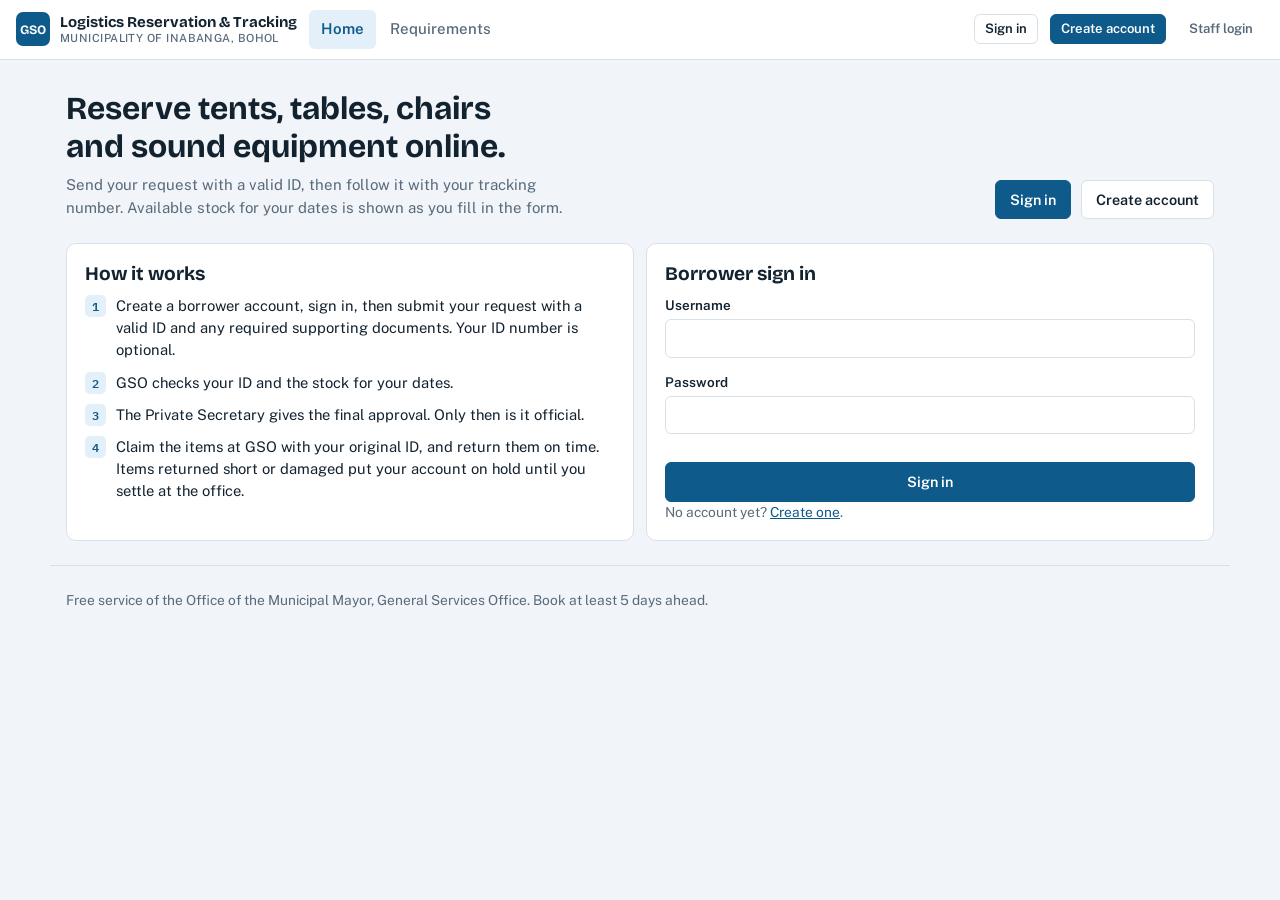
<file: index.html>
<!doctype html>
<html lang="en">

<head>
    <meta charset="utf-8">
    <meta name="viewport" content="width=device-width,initial-scale=1">
    <title>GSO Logistics Reservation & Tracking System</title>
    <link rel="stylesheet"
        href="https://fonts.googleapis.com/css2?family=Bricolage+Grotesque:wght@600;700&family=IBM+Plex+Mono:wght@500&family=Public+Sans:wght@400;500;600&display=swap">
    <link rel="stylesheet" href="styles.css?v=7">

</head>

<body>
    <div id="app"></div>
    <div id="modal"></div>
    <div id="lb"></div>
    <div id="toast"></div>

    <script src="app.js?v=7"></script>

</body>

</html>
</file>
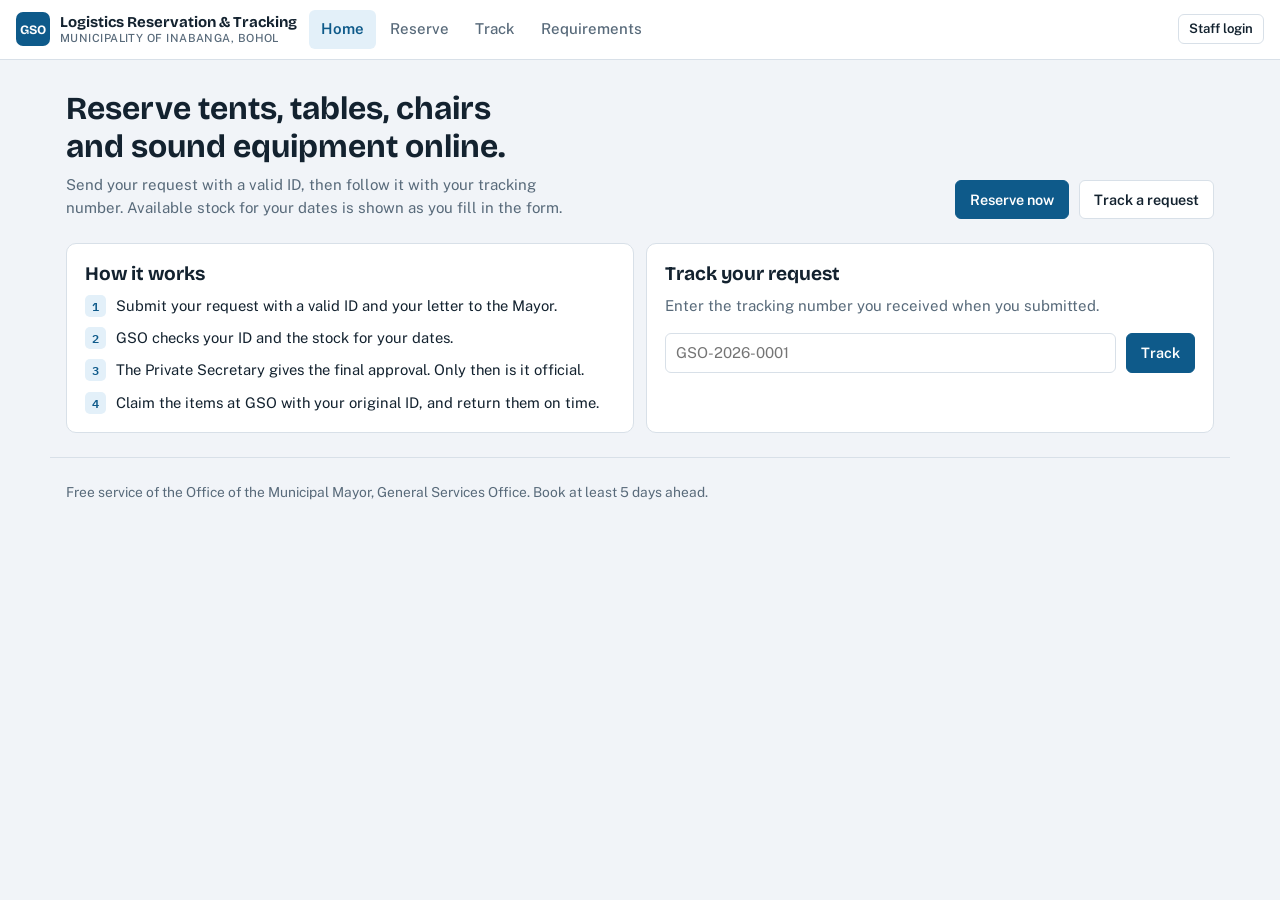
<file: gso-reservation-system (2).html>
<!doctype html>
<html lang="en">

<head>
  <meta charset="utf-8">
  <meta name="viewport" content="width=device-width,initial-scale=1">
  <title>GSO Logistics Reservation & Tracking System</title>
  <link rel="stylesheet"
    href="https://fonts.googleapis.com/css2?family=Bricolage+Grotesque:wght@600;700&family=IBM+Plex+Mono:wght@500&family=Public+Sans:wght@400;500;600&display=swap">
  <style>
    /* Layout: top bar + role sidebar + working area; sheet modal for request details. Civic blue on cool neutrals, semantic colors kept separate. */
    :root {
      --bg: #f1f4f8;
      --surface: #ffffff;
      --surface2: #f6f8fb;
      --ink: #13222f;
      --muted: #586a7a;
      --line: #d8e0e8;
      --accent: #0e5a8a;
      --accent-ink: #ffffff;
      --accent-soft: #e3f0f9;
      --ok: #1b7a4b;
      --warn: #a35c00;
      --bad: #b3261e;
      --info: #2f5fb3;
      --f-display: "Bricolage Grotesque", "Segoe UI", system-ui, sans-serif;
      --f-body: "Public Sans", "Segoe UI", system-ui, sans-serif;
      --f-mono: "IBM Plex Mono", ui-monospace, Consolas, monospace;
    }

    @media (prefers-color-scheme:dark) {
      :root:not([data-theme="light"]) {
        --bg: #0e161d;
        --surface: #16212a;
        --surface2: #1b2833;
        --ink: #e5edf3;
        --muted: #92a4b3;
        --line: #2a3a47;
        --accent: #5db3e6;
        --accent-ink: #06202f;
        --accent-soft: #183446;
        --ok: #55c08a;
        --warn: #e3a14a;
        --bad: #f08178;
        --info: #8fb0f0;
        color-scheme: dark
      }
    }

    :root[data-theme="dark"] {
      --bg: #0e161d;
      --surface: #16212a;
      --surface2: #1b2833;
      --ink: #e5edf3;
      --muted: #92a4b3;
      --line: #2a3a47;
      --accent: #5db3e6;
      --accent-ink: #06202f;
      --accent-soft: #183446;
      --ok: #55c08a;
      --warn: #e3a14a;
      --bad: #f08178;
      --info: #8fb0f0;
      color-scheme: dark
    }

    * {
      box-sizing: border-box
    }

    body {
      background: var(--bg);
      color: var(--ink);
      font: 15px/1.5 var(--f-body);
      margin: 0
    }

    h1,
    h2,
    h3 {
      font-family: var(--f-display);
      margin: 0;
      line-height: 1.2;
      text-wrap: balance
    }

    h1 {
      font-size: 1.65rem
    }

    h2 {
      font-size: 1.2rem
    }

    h3 {
      font-size: 1rem
    }

    button,
    input,
    select,
    textarea {
      font: inherit;
      color: inherit
    }

    a {
      color: var(--accent)
    }

    .mono {
      font-family: var(--f-mono);
      font-size: .86em
    }

    .muted {
      color: var(--muted)
    }

    .small {
      font-size: .86rem
    }

    .wrap {
      padding-left: max(16px, env(safe-area-inset-left, 0px));
      padding-right: max(16px, env(safe-area-inset-right, 0px))
    }

    :focus-visible {
      outline: 3px solid var(--accent);
      outline-offset: 2px
    }

    /* buttons & fields */
    .btn {
      border: 1px solid var(--line);
      background: var(--surface);
      padding: 8px 14px;
      border-radius: 6px;
      cursor: pointer;
      font-weight: 600;
      font-size: .9rem
    }

    .btn:hover {
      border-color: var(--accent)
    }

    .btn.pri {
      background: var(--accent);
      color: var(--accent-ink);
      border-color: var(--accent)
    }

    .btn.bad {
      color: var(--bad);
      border-color: color-mix(in srgb, var(--bad) 45%, var(--line))
    }

    .btn.sm {
      padding: 4px 10px;
      font-size: .82rem
    }

    .btn[disabled] {
      opacity: .5;
      cursor: not-allowed
    }

    label.f {
      display: flex;
      flex-direction: column;
      gap: 4px;
      font-size: .84rem;
      font-weight: 600;
      min-width: 0
    }

    label.f>span.hint {
      font-weight: 400;
      color: var(--muted)
    }

    input[type=text],
    input[type=password],
    input[type=email],
    input[type=tel],
    input[type=date],
    input[type=number],
    select,
    textarea {
      width: 100%;
      padding: 8px 10px;
      border: 1px solid var(--line);
      border-radius: 6px;
      background: var(--surface);
      font-weight: 400
    }

    textarea {
      min-height: 70px;
      resize: vertical
    }

    .grid2 {
      display: grid;
      grid-template-columns: repeat(2, minmax(0, 1fr));
      gap: 12px
    }

    .grid3 {
      display: grid;
      grid-template-columns: repeat(3, minmax(0, 1fr));
      gap: 12px
    }

    @media(max-width:640px) {

      .grid2,
      .grid3 {
        grid-template-columns: minmax(0, 1fr)
      }
    }

    .row {
      display: flex;
      gap: 10px;
      flex-wrap: wrap;
      align-items: center
    }

    .sp {
      flex: 1
    }

    /* shell */
    .top {
      position: sticky;
      top: env(safe-area-inset-top, 0px);
      z-index: 5;
      background: var(--surface);
      border-bottom: 1px solid var(--line)
    }

    body::before {
      content: "";
      position: fixed;
      inset: 0 0 auto;
      height: env(safe-area-inset-top, 0px);
      z-index: 10;
      background: var(--surface)
    }

    .top .in {
      display: flex;
      align-items: center;
      gap: 12px;
      padding-block: 10px;
      max-width: 1280px;
      margin: auto
    }

    .brand {
      display: flex;
      align-items: center;
      gap: 10px;
      font-family: var(--f-display);
      font-weight: 700;
      line-height: 1.1
    }

    .brand small {
      display: block;
      font: 500 .7rem var(--f-body);
      color: var(--muted);
      letter-spacing: .04em;
      text-transform: uppercase
    }

    .mark {
      width: 34px;
      height: 34px;
      border-radius: 7px;
      background: var(--accent);
      color: var(--accent-ink);
      display: grid;
      place-items: center;
      font: 700 .8rem var(--f-display);
      flex: none
    }

    .who {
      text-align: right;
      line-height: 1.2
    }

    .who b {
      display: block;
      font-size: .88rem
    }

    .layout {
      display: grid;
      grid-template-columns: 210px minmax(0, 1fr);
      gap: 24px;
      max-width: 1280px;
      margin: auto;
      padding-block: 20px
    }

    .side {
      display: flex;
      flex-direction: column;
      gap: 2px;
      position: sticky;
      top: 76px;
      align-self: start
    }

    .side button {
      text-align: left;
      background: none;
      border: 0;
      padding: 9px 12px;
      border-radius: 6px;
      cursor: pointer;
      font-weight: 500;
      color: var(--muted);
      display: flex;
      justify-content: space-between;
      gap: 8px
    }

    .side button:hover {
      background: var(--surface2);
      color: var(--ink)
    }

    .side button.on {
      background: var(--accent-soft);
      color: var(--accent);
      font-weight: 600
    }

    .cnt {
      background: var(--bad);
      color: #fff;
      border-radius: 99px;
      font-size: .72rem;
      padding: 0 7px;
      line-height: 1.5;
      font-weight: 600
    }

    @media(max-width:820px) {
      .layout {
        grid-template-columns: minmax(0, 1fr);
        gap: 12px
      }

      .side {
        flex-direction: row;
        overflow-x: auto;
        position: static;
        padding-bottom: 4px
      }

      .side button {
        white-space: nowrap
      }

      .who span.role-line {
        display: none
      }
    }

    main {
      min-width: 0;
      display: flex;
      flex-direction: column;
      gap: 18px
    }

    .pagehead {
      display: flex;
      gap: 12px;
      align-items: flex-end;
      flex-wrap: wrap
    }

    .pagehead p {
      margin: 4px 0 0;
      color: var(--muted)
    }

    /* surfaces */
    .card {
      background: var(--surface);
      border: 1px solid var(--line);
      border-radius: 10px;
      padding: 18px;
      min-width: 0
    }

    .card>h2,
    .card>h3 {
      margin-bottom: 10px
    }

    .stats {
      display: grid;
      grid-template-columns: repeat(auto-fit, minmax(150px, 1fr));
      gap: 12px
    }

    .stat {
      background: var(--surface);
      border: 1px solid var(--line);
      border-radius: 10px;
      padding: 14px 16px;
      cursor: default
    }

    .stat b {
      display: block;
      font: 700 1.9rem var(--f-display);
      font-variant-numeric: tabular-nums
    }

    .stat span {
      color: var(--muted);
      font-size: .84rem
    }

    .stat.alert b {
      color: var(--bad)
    }

    .tablewrap {
      overflow-x: auto
    }

    table {
      border-collapse: collapse;
      width: 100%;
      font-size: .9rem
    }

    th {
      text-align: left;
      font-size: .74rem;
      letter-spacing: .05em;
      text-transform: uppercase;
      color: var(--muted);
      padding: 8px 10px;
      border-bottom: 1px solid var(--line);
      white-space: nowrap
    }

    td {
      padding: 10px;
      border-bottom: 1px solid var(--line);
      vertical-align: top
    }

    tr.click {
      cursor: pointer
    }

    tr.click:hover td {
      background: var(--surface2)
    }

    td.num,
    th.num {
      text-align: right;
      font-variant-numeric: tabular-nums
    }

    .pill {
      display: inline-block;
      padding: 2px 9px;
      border-radius: 99px;
      font-size: .76rem;
      font-weight: 600;
      white-space: nowrap;
      border: 1px solid transparent
    }

    .pill.warn {
      color: var(--warn);
      background: color-mix(in srgb, var(--warn) 13%, transparent)
    }

    .pill.bad {
      color: var(--bad);
      background: color-mix(in srgb, var(--bad) 12%, transparent)
    }

    .pill.ok {
      color: var(--ok);
      background: color-mix(in srgb, var(--ok) 13%, transparent)
    }

    .pill.info {
      color: var(--info);
      background: color-mix(in srgb, var(--info) 13%, transparent)
    }

    .pill.accent {
      color: var(--accent);
      background: var(--accent-soft)
    }

    .pill.mute {
      color: var(--muted);
      background: var(--surface2);
      border-color: var(--line)
    }

    .flag {
      color: var(--bad);
      font-weight: 600;
      font-size: .78rem
    }

    .empty {
      padding: 26px;
      text-align: center;
      color: var(--muted)
    }

    .filters {
      display: flex;
      gap: 8px;
      flex-wrap: wrap
    }

    .filters input,
    .filters select {
      width: auto;
      min-width: 0;
      flex: 1 1 160px;
      max-width: 300px
    }

    .notice {
      border: 1px solid var(--line);
      border-left: 4px solid var(--info);
      background: var(--surface2);
      padding: 10px 14px;
      border-radius: 6px;
      font-size: .88rem
    }

    .notice.warn {
      border-left-color: var(--warn)
    }

    .notice.bad {
      border-left-color: var(--bad)
    }

    .notice.ok {
      border-left-color: var(--ok)
    }

    .errs {
      border: 1px solid var(--bad);
      background: color-mix(in srgb, var(--bad) 8%, transparent);
      padding: 10px 14px;
      border-radius: 6px;
      font-size: .88rem
    }

    .errs ul {
      margin: 4px 0 0;
      padding-left: 18px
    }

    /* forms */
    .fsec {
      display: flex;
      flex-direction: column;
      gap: 14px
    }

    .fsec>h2 {
      display: flex;
      gap: 10px;
      align-items: baseline
    }

    .fsec>h2 .step {
      font: 600 .78rem var(--f-mono);
      color: var(--accent);
      background: var(--accent-soft);
      padding: 2px 8px;
      border-radius: 5px
    }

    .typepick {
      display: grid;
      grid-template-columns: repeat(auto-fit, minmax(200px, 1fr));
      gap: 10px
    }

    .typepick label {
      border: 1px solid var(--line);
      border-radius: 8px;
      padding: 12px;
      cursor: pointer;
      display: flex;
      gap: 10px;
      align-items: flex-start;
      background: var(--surface)
    }

    .typepick label:has(input:checked) {
      border-color: var(--accent);
      background: var(--accent-soft)
    }

    .typepick b {
      display: block;
      font-size: .92rem
    }

    .itemrow {
      display: grid;
      grid-template-columns: minmax(0, 1fr) 110px;
      gap: 12px;
      align-items: center;
      padding: 8px 0;
      border-bottom: 1px solid var(--line)
    }

    .itemrow:last-child {
      border: 0
    }

    .av {
      font-size: .8rem;
      color: var(--muted);
      display: block
    }

    .av.low {
      color: var(--bad);
      font-weight: 600
    }

    .slots {
      display: grid;
      grid-template-columns: repeat(auto-fit, minmax(230px, 1fr));
      gap: 12px
    }

    .slot {
      border: 1px dashed var(--line);
      border-radius: 8px;
      padding: 10px;
      display: flex;
      flex-direction: column;
      gap: 8px;
      background: var(--surface2)
    }

    .slot.done {
      border-style: solid;
      border-color: var(--ok)
    }

    .slot .t {
      font-weight: 600;
      font-size: .84rem
    }

    .slot img {
      width: 100%;
      max-height: 140px;
      object-fit: cover;
      border-radius: 5px;
      cursor: zoom-in;
      border: 1px solid var(--line)
    }

    .slot input[type=file] {
      font-size: .8rem;
      width: 100%
    }

    .reqlist {
      margin: 0;
      padding-left: 18px
    }

    .reqlist li {
      margin: 2px 0
    }

    /* detail sheet */
    .overlay {
      position: fixed;
      inset: 0;
      background: rgba(8, 16, 24, .55);
      z-index: 20;
      display: flex;
      justify-content: flex-end
    }

    .sheet {
      background: var(--bg);
      width: min(760px, 100%);
      height: 100%;
      overflow-y: auto;
      padding: 18px max(16px, env(safe-area-inset-right, 0px)) 40px 18px;
      display: flex;
      flex-direction: column;
      gap: 14px
    }

    .sheet .hd {
      display: flex;
      gap: 10px;
      align-items: flex-start;
      flex-wrap: wrap
    }

    dl.kv {
      display: grid;
      grid-template-columns: 130px minmax(0, 1fr);
      gap: 6px 12px;
      margin: 0;
      font-size: .9rem
    }

    dl.kv dt {
      color: var(--muted)
    }

    dl.kv dd {
      margin: 0;
      overflow-wrap: anywhere
    }

    @media(max-width:520px) {
      dl.kv {
        grid-template-columns: minmax(0, 1fr)
      }

      dl.kv dt {
        margin-top: 6px
      }
    }

    .tl {
      list-style: none;
      margin: 0;
      padding: 0;
      display: flex;
      flex-direction: column;
      gap: 10px
    }

    .tl li {
      display: grid;
      grid-template-columns: 12px minmax(0, 1fr);
      gap: 10px;
      font-size: .88rem
    }

    .tl li::before {
      content: "";
      width: 9px;
      height: 9px;
      border-radius: 50%;
      background: var(--accent);
      margin-top: 6px
    }

    .tl time {
      color: var(--muted);
      font-size: .78rem;
      display: block
    }

    .slip {
      border: 2px solid var(--ink);
      padding: 16px;
      background: var(--surface);
      border-radius: 4px
    }

    .slip h3 {
      text-align: center;
      text-transform: uppercase;
      letter-spacing: .08em;
      font-size: .9rem
    }

    .slip .sig {
      display: grid;
      grid-template-columns: repeat(3, minmax(0, 1fr));
      gap: 10px;
      margin-top: 14px;
      text-align: center;
      font-size: .8rem
    }

    .slip .sig div {
      border-top: 1px solid var(--ink);
      padding-top: 4px
    }

    .checks {
      display: flex;
      flex-direction: column;
      gap: 6px
    }

    .checks label {
      display: flex;
      gap: 8px;
      align-items: flex-start;
      font-size: .9rem;
      font-weight: 400
    }

    .checks input {
      margin-top: 4px
    }

    .bar {
      height: 8px;
      background: var(--surface2);
      border-radius: 4px;
      overflow: hidden;
      border: 1px solid var(--line)
    }

    .bar i {
      display: block;
      height: 100%;
      background: var(--accent)
    }

    .lb {
      position: fixed;
      inset: 0;
      background: rgba(0, 0, 0, .85);
      z-index: 40;
      display: grid;
      place-items: center;
      padding: 20px;
      cursor: zoom-out
    }

    .lb img {
      max-width: 100%;
      max-height: 100%;
      border-radius: 6px
    }

    .toast {
      position: fixed;
      left: 50%;
      bottom: calc(20px + env(safe-area-inset-bottom, 0px));
      transform: translateX(-50%);
      background: var(--ink);
      color: var(--bg);
      padding: 10px 18px;
      border-radius: 8px;
      z-index: 50;
      font-size: .9rem;
      max-width: 90vw
    }

    /* auth */
    .auth {
      display: grid;
      grid-template-columns: minmax(0, 1.05fr) minmax(0, 1fr);
      min-height: 100vh
    }

    .auth .l {
      background: var(--accent);
      color: var(--accent-ink);
      padding: 48px max(28px, env(safe-area-inset-left, 0px));
      display: flex;
      flex-direction: column;
      gap: 22px;
      justify-content: center
    }

    .auth .l h1 {
      font-size: 2.1rem
    }

    .auth .r h2 {
      margin: 0
    }

    .flow {
      list-style: none;
      margin: 0;
      padding: 0;
      display: grid;
      gap: 8px;
      font-size: .92rem
    }

    .flow li {
      display: grid;
      grid-template-columns: 76px minmax(0, 1fr);
      gap: 10px
    }

    .flow b {
      font: 600 .78rem var(--f-mono);
      background: rgba(255, 255, 255, .18);
      border-radius: 5px;
      padding: 1px 7px;
      height: fit-content
    }

    .auth .r {
      padding: 40px max(24px, env(safe-area-inset-right, 0px));
      display: flex;
      flex-direction: column;
      gap: 16px;
      justify-content: center;
      max-width: 520px;
      width: 100%;
      margin: auto
    }

    .tabs {
      display: flex;
      gap: 4px;
      border-bottom: 1px solid var(--line)
    }

    .tabs button {
      background: none;
      border: 0;
      border-bottom: 3px solid transparent;
      padding: 8px 14px;
      cursor: pointer;
      font-weight: 600;
      color: var(--muted)
    }

    .tabs button.on {
      color: var(--accent);
      border-color: var(--accent)
    }

    @media(max-width:820px) {
      .auth {
        grid-template-columns: minmax(0, 1fr)
      }

      .auth .l {
        padding-block: 28px
      }

      .auth .l h1 {
        font-size: 1.6rem
      }
    }

    @media(prefers-reduced-motion:no-preference) {
      .sheet {
        animation: slide .18s ease-out
      }

      @keyframes slide {
        from {
          transform: translateX(30px);
          opacity: .5
        }
      }
    }

    /* public site */
    .pubhead {
      flex-wrap: wrap
    }

    .pubnav {
      display: flex;
      gap: 2px;
      flex-wrap: wrap
    }

    .pubnav button {
      background: none;
      border: 0;
      padding: 8px 12px;
      border-radius: 6px;
      cursor: pointer;
      font-weight: 500;
      color: var(--muted)
    }

    .pubnav button:hover {
      background: var(--surface2);
      color: var(--ink)
    }

    .pubnav button.on {
      background: var(--accent-soft);
      color: var(--accent);
      font-weight: 600
    }

    .pubmain {
      max-width: 1180px;
      margin: auto;
      padding-block: 24px;
      display: flex;
      flex-direction: column;
      gap: 18px
    }

    .pubfoot {
      max-width: 1180px;
      margin: auto;
      padding-block: 24px 32px;
      border-top: 1px solid var(--line)
    }

    .hero {
      display: flex;
      gap: 20px;
      align-items: flex-end;
      justify-content: space-between;
      flex-wrap: wrap;
      padding-block: 6px
    }

    .hero h1 {
      font-size: 2rem;
      max-width: 22ch
    }

    .hero p {
      color: var(--muted);
      max-width: 56ch;
      margin: 8px 0 0
    }

    .split {
      display: grid;
      grid-template-columns: minmax(0, 1fr) 340px;
      gap: 18px;
      align-items: start
    }

    @media(max-width:960px) {
      .split {
        grid-template-columns: minmax(0, 1fr)
      }

      .hero h1 {
        font-size: 1.6rem
      }
    }

    .steps {
      list-style: none;
      margin: 0;
      padding: 0;
      display: grid;
      gap: 10px;
      font-size: .92rem
    }

    .steps li {
      display: grid;
      grid-template-columns: auto minmax(0, 1fr);
      gap: 10px
    }

    .steps b {
      font: 600 .78rem var(--f-mono);
      color: var(--accent);
      background: var(--accent-soft);
      border-radius: 5px;
      padding: 1px 7px;
      height: fit-content
    }

    .trackcard {
      border: 1px solid var(--line);
      border-radius: 10px;
      padding: 16px;
      margin-top: 12px;
      background: var(--surface2)
    }

    .done h1 {
      font-size: 1.4rem
    }

    .tn {
      font-size: 2rem;
      font-weight: 500;
      letter-spacing: .04em;
      color: var(--accent);
      user-select: all;
      overflow-wrap: anywhere
    }

    /* calendar */
    .cal {
      display: flex;
      flex-direction: column;
      gap: 10px
    }

    .calhd {
      display: flex;
      align-items: center;
      gap: 8px;
      flex-wrap: wrap
    }

    .calhd h2 {
      flex: 1;
      min-width: 140px;
      margin: 0
    }

    .dow,
    .days {
      display: grid;
      grid-template-columns: repeat(7, minmax(0, 1fr));
      gap: 4px
    }

    .dow span {
      font-size: .72rem;
      letter-spacing: .05em;
      text-transform: uppercase;
      color: var(--muted);
      text-align: center
    }

    .day {
      position: relative;
      min-height: 92px;
      border: 1px solid var(--line);
      background: var(--surface);
      border-radius: 6px;
      padding: 4px 5px;
      text-align: left;
      cursor: pointer;
      display: flex;
      flex-direction: column;
      gap: 3px;
      min-width: 0;
      overflow: hidden;
      font: inherit;
      color: inherit
    }

    .day:hover {
      border-color: var(--accent)
    }

    .day.out {
      visibility: hidden;
      cursor: default
    }

    .day.past {
      opacity: .6
    }

    .day.some {
      background: color-mix(in srgb, var(--accent) 8%, var(--surface))
    }

    .day.ltd {
      background: color-mix(in srgb, var(--warn) 16%, var(--surface))
    }

    .day.full {
      background: color-mix(in srgb, var(--bad) 16%, var(--surface))
    }

    .day.sel {
      outline: 2px solid var(--accent);
      outline-offset: -1px
    }

    .dn {
      font-size: .8rem;
      font-weight: 600;
      width: 22px;
      height: 22px;
      display: grid;
      place-items: center;
      border-radius: 99px
    }

    .day.today .dn {
      background: var(--accent);
      color: var(--accent-ink)
    }

    .chips {
      display: flex;
      flex-direction: column;
      gap: 2px;
      min-width: 0
    }

    .chip {
      font-size: .68rem;
      line-height: 1.3;
      border-radius: 4px;
      padding: 1px 5px;
      white-space: nowrap;
      overflow: hidden;
      text-overflow: ellipsis;
      font-weight: 600;
      display: block
    }

    .chip.warn {
      color: var(--warn);
      background: color-mix(in srgb, var(--warn) 16%, transparent)
    }

    .chip.info {
      color: var(--info);
      background: color-mix(in srgb, var(--info) 16%, transparent)
    }

    .chip.ok {
      color: var(--ok);
      background: color-mix(in srgb, var(--ok) 16%, transparent)
    }

    .chip.accent {
      color: var(--accent);
      background: var(--accent-soft)
    }

    .more {
      font-size: .68rem;
      color: var(--muted)
    }

    .cn {
      display: none;
      font-size: .7rem;
      font-weight: 700;
      color: var(--accent)
    }

    .legend {
      display: flex;
      gap: 6px 14px;
      flex-wrap: wrap;
      font-size: .76rem;
      color: var(--muted)
    }

    .lg {
      display: inline-block;
      width: 10px;
      height: 10px;
      border-radius: 3px;
      margin-right: 5px;
      border: 1px solid var(--line)
    }

    .lg.some {
      background: color-mix(in srgb, var(--accent) 22%, var(--surface))
    }

    .lg.ltd {
      background: color-mix(in srgb, var(--warn) 40%, var(--surface))
    }

    .lg.full {
      background: color-mix(in srgb, var(--bad) 40%, var(--surface))
    }

    .lg.warn {
      background: var(--warn)
    }

    .lg.info {
      background: var(--info)
    }

    .lg.ok {
      background: var(--ok)
    }

    .lg.accent {
      background: var(--accent)
    }

    .daypanel {
      border-top: 1px solid var(--line);
      padding-top: 12px
    }

    @media(max-width:700px) {
      .day {
        min-height: 52px;
        align-items: center;
        padding: 3px
      }

      .chips,
      .more {
        display: none
      }

      .cn {
        display: inline-block
      }

      .dow span {
        font-size: .62rem
      }
    }
  </style>
</head>

<body>
  <div id="app"></div>
  <div id="modal"></div>
  <div id="lb"></div>
  <div id="toast"></div>
  <script>
    "use strict";
    /* ============ utilities ============ */
    const $ = (s, r = document) => r.querySelector(s), $$ = (s, r = document) => [...r.querySelectorAll(s)];
    const esc = s => String(s ?? '').replace(/[&<>"']/g, c => ({ '&': '&amp;', '<': '&lt;', '>': '&gt;', '"': '&quot;', "'": '&#39;' }[c]));
    const pad = n => String(n).padStart(2, '0');
    const iso = d => { const x = new Date(d); return x.getFullYear() + '-' + pad(x.getMonth() + 1) + '-' + pad(x.getDate()) };
    const todayISO = () => iso(new Date());
    const addDays = n => { const d = new Date(); d.setDate(d.getDate() + n); return iso(d) };
    const fmtD = s => s ? new Date(s + 'T00:00').toLocaleDateString('en-PH', { month: 'short', day: 'numeric', year: 'numeric' }) : '';
    const fmtLong = s => new Date(s + 'T00:00').toLocaleDateString('en-PH', { weekday: 'long', month: 'long', day: 'numeric', year: 'numeric' });
    const fmtDT = t => new Date(t).toLocaleString('en-PH', { month: 'short', day: 'numeric', hour: 'numeric', minute: '2-digit' });
    const dayDiff = (a, b) => Math.round((new Date(b + 'T00:00') - new Date(a + 'T00:00')) / 864e5);
    const overlap = (a1, a2, b1, b2) => a1 <= b2 && b1 <= a2;
    const mask = n => String(n).length > 4 ? '•••• ' + String(n).slice(-4) : n;
    const uid = () => Math.random().toString(36).slice(2, 9);
    const rangeTxt = r => r.start === r.end ? fmtD(r.start) : fmtD(r.start) + ' to ' + fmtD(r.end);
    const last4 = s => String(s).replace(/\D/g, '').slice(-4);

    /* ============ constants ============ */
    const ROLE_LABEL = { requester: 'Public', secretary: 'Private Secretary', gso: 'General Services Office', admin: 'Admin (Mayor’s Office)' };
    const STATUS = {
      submitted: ['Pending GSO review', 'warn'], id_issue: ['ID needs resubmission', 'bad'], for_approval: ['Awaiting Secretary approval', 'info'],
      approved: ['Approved (official)', 'ok'], released: ['Released', 'accent'], returned: ['Returned', 'mute'],
      rejected: ['Denied', 'bad'], cancelled: ['Cancelled', 'mute']
    };
    const ACTIVE = ['submitted', 'for_approval', 'approved', 'released'];
    const CAT = { gov: ['Government / official activity', 3], comm: ['Community, school, church or barangay', 2], priv: ['Private or business event', 1] };
    const DENY_REASONS = ['Items not available for the dates', 'Request is not for a public or official purpose', 'Incomplete or inconsistent requirements', 'Borrower has unreturned items from a past request', 'Other (see remarks)'];
    const ID_REJECT_REASONS = ['Photo is blurry or cut off', 'Name on ID does not match the request', 'ID is expired', 'ID type is not accepted', 'Photo looks edited or does not show an original ID', 'Selfie does not match the ID', 'Letter of request is missing or unreadable'];

    /* ============ storage ============ */
    const KEY = 'gso_rts_proto_v3'; let mem = null;
    function loadDB() { try { const s = localStorage.getItem(KEY); if (s) return JSON.parse(s) } catch (e) { } return mem }
    function saveDB() { mem = DB; try { localStorage.setItem(KEY, JSON.stringify(DB)) } catch (e) { toast('Browser storage is full. Remove old requests or reset demo data.') } }
    function mockDoc(kind, name) {
      const t = kind === 'id' ? 'SAMPLE ID · NOT A REAL ID' : 'SAMPLE LETTER';
      const body = kind === 'id'
        ? `<rect x="24" y="64" width="90" height="110" rx="6" fill="#9aa9b6"/><circle cx="69" cy="104" r="22" fill="#cfd8df"/><rect x="134" y="76" width="200" height="12" rx="3" fill="#43546a"/><text x="134" y="118" font-size="15" fill="#13222f" font-family="sans-serif">${esc(name)}</text><rect x="134" y="132" width="150" height="9" rx="3" fill="#b9c4cd"/><rect x="134" y="150" width="120" height="9" rx="3" fill="#b9c4cd"/>`
        : `<rect x="40" y="56" width="280" height="9" rx="3" fill="#43546a"/>${[78, 96, 114, 132, 150, 168].map(y => `<rect x="40" y="${y}" width="${y % 36 ? 260 : 230}" height="6" rx="3" fill="#c3ccd4"/>`).join('')}<text x="40" y="196" font-size="12" fill="#13222f" font-family="sans-serif">${esc(name)}</text>`;
      const svg = `<svg xmlns="http://www.w3.org/2000/svg" width="360" height="220" viewBox="0 0 360 220"><rect width="360" height="220" rx="12" fill="#eef2f5"/><rect x="0" y="0" width="360" height="34" rx="12" fill="#0e5a8a"/><text x="14" y="22" font-size="12" fill="#fff" font-family="sans-serif" font-weight="bold">${t}</text>${body}</svg>`;
      return 'data:image/svg+xml;charset=utf-8,' + encodeURIComponent(svg);
    }
    function seed() {
      const inv = [
        { id: 'chair', name: 'Plastic chairs', unit: 'pcs', total: 400 },
        { id: 'table', name: 'Tables', unit: 'pcs', total: 60 },
        { id: 'tent', name: 'Tents', unit: 'units', total: 10 },
        { id: 'sound', name: 'Sound system', unit: 'sets', total: 3 },
        { id: 'podium', name: 'Podium', unit: 'pcs', total: 4 },
        { id: 'stage', name: 'Stage platform', unit: 'sets', total: 2 }];
      const users = [
        { id: 'u_admin', name: 'Municipal Mayor’s Office', username: 'admin', pw: 'admin123', role: 'admin', active: true },
        { id: 'u_sec', name: 'Private Secretary II', username: 'secretary', pw: 'sec123', role: 'secretary', active: true },
        { id: 'u_gso', name: 'GSO Staff (Cultural in-charge)', username: 'gso', pw: 'gso123', role: 'gso', active: true }];
      const rules = {
        citizen: {
          label: 'Citizen (G2C)', desc: 'Individuals, families and residents borrowing for a personal or community event.',
          ids: ['PhilSys National ID', 'Driver’s License', 'Passport', 'UMID', 'Voter’s ID or Voter’s Certificate', 'Postal ID', 'PRC ID', 'Senior Citizen ID', 'PWD ID', 'Barangay ID or Certificate of Residency'], docs: []
        },
        lgu: {
          label: 'Government office or LGU staff (G2G)', desc: 'Employees borrowing for an official activity of a government office.',
          ids: ['LGU or agency employee ID', 'Any government-issued ID listed for citizens'], docs: ['Endorsement or memo signed by the office head']
        },
        business: {
          label: 'Business, organization or group', desc: 'Owners or representatives of businesses, schools, churches and associations.',
          ids: ['Driver’s License', 'Passport', 'PhilSys National ID', 'UMID', 'Voter’s ID or Voter’s Certificate', 'Company or organization ID with a government ID'], docs: ['Authorization letter from the owner or organization', 'Business permit or organization registration']
        }
      };
      const GSO = 'GSO Staff (Cultural in-charge)', SEC = 'Private Secretary II';
      const mk = (n, o) => Object.assign({ id: `GSO-${new Date().getFullYear()}-${pad(n).padStart(4, '0')}`, createdAt: Date.now() - n * 3.6e6 * 7, att: { front: mockDoc('id', o.name), letter: mockDoc('letter', o.name) }, idStatus: 'verified', log: [], items: [], address: 'Inabanga, Bohol' }, o);
      const R = [];
      const add = (n, o, logs) => { const r = mk(n, o); r.log = logs.map((m, i) => ({ t: r.createdAt + i * 9e5, by: m[0], role: m[1], msg: m[2] })); R.push(r) };
      const sub = n => [n, 'requester', 'Request submitted with ID and documents'];
      add(1, { rtype: 'citizen', name: 'Maria Dela Cruz', contact: '0917 555 0142', org: 'Brgy. Poblacion Fiesta Committee', eventName: 'Barangay fiesta night', eventType: 'comm', venue: 'Poblacion plaza', start: addDays(7), end: addDays(8), items: [{ id: 'chair', qty: 200 }, { id: 'tent', qty: 3 }, { id: 'table', qty: 20 }], idType: 'PhilSys National ID', idNumber: '4021-5566-7788-1234', idExpiry: '', status: 'approved', reviewedBy: GSO, approvedItems: [{ id: 'chair', qty: 200 }, { id: 'tent', qty: 3 }, { id: 'table', qty: 20 }], approvedBy: SEC, approvedAt: Date.now() - 36e5 * 5 },
        [sub('Maria Dela Cruz'), [GSO, 'gso', 'ID verified and stock checked. Forwarded to the Secretary'], [SEC, 'secretary', 'Approved. Reservation is official']]);
      add(2, { rtype: 'lgu', name: 'Rafael Tumulak', contact: '0928 555 0188', org: 'Municipal Health Office', eventName: 'Community vaccination day', eventType: 'gov', venue: 'Municipal gym', start: addDays(7), end: addDays(7), items: [{ id: 'chair', qty: 150 }, { id: 'table', qty: 15 }, { id: 'sound', qty: 1 }], idType: 'LGU or agency employee ID', idNumber: 'LGU-2021-0457', idExpiry: '', status: 'for_approval', reviewedBy: GSO, recoItems: [{ id: 'chair', qty: 150 }, { id: 'table', qty: 15 }, { id: 'sound', qty: 1 }] },
        [sub('Rafael Tumulak'), [GSO, 'gso', 'ID verified and stock checked. Forwarded to the Secretary']]);
      add(3, { rtype: 'citizen', name: 'Jose Ramirez', contact: '0935 555 0120', org: '', eventName: 'Debut celebration', eventType: 'priv', venue: 'Ramirez residence, Brgy. Bahi', start: addDays(7), end: addDays(7), items: [{ id: 'chair', qty: 150 }, { id: 'tent', qty: 2 }, { id: 'table', qty: 10 }], idType: 'Driver’s License', idNumber: 'N02-19-004411', idExpiry: addDays(400), status: 'submitted', idStatus: 'pending' },
        [sub('Jose Ramirez')]);
      add(4, { rtype: 'citizen', name: 'Ana Bacalso', contact: '0917 555 0171', org: 'San Isidro Parish Youth', eventName: 'Youth retreat', eventType: 'comm', venue: 'Parish hall', start: addDays(12), end: addDays(13), items: [{ id: 'sound', qty: 2 }, { id: 'tent', qty: 4 }, { id: 'podium', qty: 1 }], idType: 'Voter’s ID or Voter’s Certificate', idNumber: '7791-0023', idExpiry: '', status: 'submitted', idStatus: 'pending' },
        [sub('Ana Bacalso')]);
      add(5, { rtype: 'lgu', name: 'Rafael Tumulak', contact: '0928 555 0188', org: 'Inabanga National High School', eventName: 'Foundation week program', eventType: 'comm', venue: 'School grounds', start: addDays(-1), end: addDays(1), items: [{ id: 'table', qty: 30 }, { id: 'chair', qty: 100 }, { id: 'stage', qty: 1 }], idType: 'LGU or agency employee ID', idNumber: 'DEPED-33812', idExpiry: '', status: 'released', reviewedBy: GSO, approvedItems: [{ id: 'table', qty: 30 }, { id: 'chair', qty: 100 }, { id: 'stage', qty: 1 }], approvedBy: SEC, approvedAt: Date.now() - 864e5 * 3, release: { at: Date.now() - 864e5, by: GSO, receivedBy: 'Rafael Tumulak', idChecked: true } },
        [sub('Rafael Tumulak'), [GSO, 'gso', 'ID verified and stock checked. Forwarded to the Secretary'], [SEC, 'secretary', 'Approved. Reservation is official'], [GSO, 'gso', 'Items released to Rafael Tumulak; original ID checked']]);
      add(6, { rtype: 'business', name: 'Elena Villanueva', contact: '0919 555 0166', org: 'Villanueva Catering', eventName: 'Wedding reception', eventType: 'priv', venue: 'Brgy. Tambook', start: addDays(-6), end: addDays(-5), items: [{ id: 'chair', qty: 120 }, { id: 'table', qty: 12 }, { id: 'tent', qty: 2 }], idType: 'Passport', idNumber: 'P1234567A', idExpiry: addDays(900), att: { front: mockDoc('id', 'Elena Villanueva'), letter: mockDoc('letter', 'Elena Villanueva'), doc0: mockDoc('letter', 'Villanueva Catering'), doc1: mockDoc('letter', 'Business permit') }, status: 'returned', reviewedBy: GSO, approvedItems: [{ id: 'chair', qty: 120 }, { id: 'table', qty: 12 }, { id: 'tent', qty: 2 }], approvedBy: SEC, approvedAt: Date.now() - 864e5 * 9, release: { at: Date.now() - 864e5 * 6, by: GSO, receivedBy: 'Elena Villanueva', idChecked: true }, ret: { at: Date.now() - 864e5 * 4, by: GSO, condition: 'ok', remarks: 'All items returned complete.', qty: { chair: 120, table: 12, tent: 2 } } },
        [sub('Elena Villanueva'), [GSO, 'gso', 'ID verified and stock checked. Forwarded to the Secretary'], [SEC, 'secretary', 'Approved. Reservation is official'], [GSO, 'gso', 'Items released'], [GSO, 'gso', 'Items returned: complete and in good condition']]);
      add(7, { rtype: 'citizen', name: 'Pedro Lumayag', contact: '0906 555 0137', org: '', eventName: 'Family reunion', eventType: 'priv', venue: 'Brgy. Napo', start: addDays(9), end: addDays(9), items: [{ id: 'chair', qty: 60 }, { id: 'table', qty: 6 }], idType: 'Postal ID', idNumber: 'PRN-889031', idExpiry: '', idStatus: 'rejected', idNote: 'Photo is blurry or cut off. Retake the photo with all four corners visible.', status: 'id_issue' },
        [sub('Pedro Lumayag'), [GSO, 'gso', 'ID rejected: Photo is blurry or cut off']]);
      add(8, { rtype: 'lgu', name: 'Dina Cabahug', contact: '0927 555 0109', org: 'Municipal Sports Office', eventName: 'Municipal sports fest', eventType: 'gov', venue: 'Municipal oval', start: addDays(3), end: addDays(4), items: [{ id: 'chair', qty: 100 }, { id: 'table', qty: 10 }, { id: 'stage', qty: 1 }, { id: 'sound', qty: 1 }], idType: 'LGU or agency employee ID', idNumber: 'LGU-2019-0233', idExpiry: '', status: 'approved', reviewedBy: GSO, approvedItems: [{ id: 'chair', qty: 100 }, { id: 'table', qty: 10 }, { id: 'stage', qty: 1 }, { id: 'sound', qty: 1 }], approvedBy: SEC, approvedAt: Date.now() - 864e5 },
        [sub('Dina Cabahug'), [GSO, 'gso', 'ID verified and stock checked. Forwarded to the Secretary'], [SEC, 'secretary', 'Approved. Reservation is official']]);
      return { users, requests: R, inventory: inv, rules, settings: { selfie: false, advanceDays: 5 }, audit: [], seq: 9 };
    }
    let DB = loadDB() || seed();
    if (!DB.rules || !DB.users) DB = seed();
    saveDB();

    /* ============ domain helpers ============ */
    const inv = id => DB.inventory.find(i => i.id === id) || { id, name: id, total: 0, unit: '' };
    const qtyOf = (r, id) => { const l = r.approvedItems || r.items; const x = l.find(i => i.id === id); return x ? x.qty : 0 };
    const recoQty = (r, id) => { const l = r.recoItems || r.items; const x = l.find(i => i.id === id); return x ? x.qty : 0 };
    const committed = (id, s, e, ex) => DB.requests.filter(r => r.id !== ex && (r.status === 'approved' || r.status === 'released') && overlap(r.start, r.end, s, e)).reduce((a, r) => a + qtyOf(r, id), 0);
    const avail = (id, s, e, ex) => Math.max(0, inv(id).total - committed(id, s, e, ex));
    const outranks = (a, b) => ((CAT[b.eventType][1] - CAT[a.eventType][1]) || (a.createdAt - b.createdAt)) < 0;
    function conflicts(r) {
      if (!['submitted', 'for_approval', 'id_issue'].includes(r.status)) return [];
      const out = [];
      r.items.forEach(it => {
        const others = DB.requests.filter(x => x.id !== r.id && ACTIVE.includes(x.status) && overlap(x.start, x.end, r.start, r.end) && x.items.some(i => i.id === it.id));
        const demand = it.qty + others.reduce((a, x) => a + qtyOf(x, it.id), 0);
        if (demand > inv(it.id).total) out.push({ id: it.id, demand, total: inv(it.id).total, rank: 1 + others.filter(x => x.status !== 'approved' && x.status !== 'released' && outranks(x, r)).length, others });
      });
      return out;
    }
    const isOverdue = r => r.status === 'released' && r.end < todayISO();
    const itemsTxt = l => l.map(i => `${i.qty} ${inv(i.id).name.toLowerCase()}`).join(', ');
    const pill = s => `<span class="pill ${STATUS[s][1]}">${STATUS[s][0]}</span>`;
    function addLog(r, msg) { const t = Date.now(); const by = S.user ? S.user.name : r.name; const role = S.user ? S.user.role : 'requester'; r.log.push({ t, by, role, msg }); DB.audit.push({ t, by, role, msg, ref: r.id }) }
    function audit(msg, ref = '') { DB.audit.push({ t: Date.now(), by: S.user ? S.user.name : 'Visitor', role: S.user ? S.user.role : 'requester', msg, ref }) }
    const roleIs = (...a) => a.includes(S.user?.role);
    const can = { review: () => roleIs('gso', 'admin'), approve: () => roleIs('secretary', 'admin'), release: () => roleIs('gso', 'admin') };
    const byId = id => DB.requests.find(r => r.id === id);

    /* ============ state ============ */
    const n0 = new Date();
    const S = { user: null, login: false, view: 'home', filter: { status: 'all', q: '' }, modal: null, att: {}, cal: { y: n0.getFullYear(), m: n0.getMonth(), sel: todayISO() }, availDate: { s: addDays(7), e: addDays(7) }, trackQ: '', trackId: null, trackMiss: false, newType: 'citizen', done: null, prefill: null };
    try { const u = sessionStorage.getItem('gso_user'); if (u) { const f = DB.users.find(x => x.id === u && x.active); if (f) { S.user = f; S.view = 'dash' } } } catch (e) { }
    function toast(m) { const t = $('#toast'); t.innerHTML = `<div class="toast">${esc(m)}</div>`; clearTimeout(toast.h); toast.h = setTimeout(() => t.innerHTML = '', 3200) }

    /* ============ navigation ============ */
    const NAV = {
      public: [['home', 'Home'], ['new', 'Reserve'], ['track', 'Track'], ['idreq', 'Requirements']],
      secretary: [['dash', 'Dashboard'], ['all', 'Reservations'], ['idreq', 'ID requirements']],
      gso: [['dash', 'Dashboard'], ['all', 'Reservations'], ['inventory', 'Inventory']],
      admin: [['dash', 'Dashboard'], ['all', 'Reservations'], ['inventory', 'Inventory'], ['rules', 'ID requirements'], ['users', 'Users'], ['audit', 'Audit log']]
    };
    function go(v) { S.view = v; S.att = {}; S.modal = null; S.done = null; render(); window.scrollTo(0, 0) }
    function badge(v) {
      if (v !== 'dash' || !S.user) return '';
      let n = 0; const R = DB.requests;
      if (S.user.role === 'gso') n = R.filter(r => r.status === 'submitted' || r.status === 'approved' || isOverdue(r)).length;
      if (S.user.role === 'secretary') n = R.filter(r => r.status === 'for_approval').length;
      if (S.user.role === 'admin') n = R.filter(r => r.status === 'submitted' || r.status === 'for_approval').length;
      return n ? `<span class="cnt">${n}</span>` : '';
    }
    const brand = (sub = 'Municipality of Inabanga, Bohol') => `<div class="brand"><div class="mark">GSO</div><div>Logistics Reservation & Tracking<small>${sub}</small></div></div>`;

    function render() {
      if (S.user) return renderStaff();
      $('#modal').innerHTML = '';
      if (S.login) return renderLogin();
      renderPublic();
    }

    /* ============ public site ============ */
    function renderPublic() {
      if (!NAV.public.some(n => n[0] === S.view)) S.view = 'home';
      $('#app').innerHTML = `
  <header class="top"><div class="in wrap pubhead">${brand()}
    <nav class="pubnav" aria-label="Sections">${NAV.public.map(([k, l]) => `<button data-act="nav" data-v="${k}" class="${S.view === k ? 'on' : ''}">${l}</button>`).join('')}</nav>
    <span class="sp"></span><button class="btn sm" data-act="stafflogin">Staff login</button>
  </div></header>
  <main class="pubmain wrap" id="main"></main>
  <footer class="wrap pubfoot small muted">Free service of the Office of the Municipal Mayor, General Services Office. Book at least ${DB.settings.advanceDays} days ahead.</footer>`;
      const V = { home: vPubHome, new: vNew, track: vTrack, idreq: vIdReq };
      $('#main').innerHTML = V[S.view]();
      if (S.view === 'new' && !S.done) initNew();
    }
    function vPubHome() {
      return `<section class="hero"><div><h1>Reserve tents, tables, chairs and sound equipment online.</h1>
    <p>Send your request with a valid ID, then follow it with your tracking number. Available stock for your dates is shown as you fill in the form.</p></div>
    <div class="row"><button class="btn pri" data-act="nav" data-v="new">Reserve now</button><button class="btn" data-act="nav" data-v="track">Track a request</button></div></section>
  <div class="grid2">
    <div class="card"><h2>How it works</h2><ol class="steps">
      <li><b>1</b><span>Submit your request with a valid ID and your letter to the Mayor.</span></li>
      <li><b>2</b><span>GSO checks your ID and the stock for your dates.</span></li>
      <li><b>3</b><span>The Private Secretary gives the final approval. Only then is it official.</span></li>
      <li><b>4</b><span>Claim the items at GSO with your original ID, and return them on time.</span></li>
    </ol></div>
    <div class="card"><h2>Track your request</h2><p class="muted" style="margin-top:0">Enter the tracking number you received when you submitted.</p>${quickTrack()}</div></div>`;
    }
    function quickTrack() { return `<form id="fTrack" class="row"><input id="tq" type="text" placeholder="GSO-2026-0001" value="${esc(S.trackQ)}" style="flex:1 1 150px;width:auto" aria-label="Tracking number" autocomplete="off"><button class="btn pri" type="submit">Track</button></form>` }
    function vTrack() {
      return head('Track a request', 'Enter the tracking number you received when you submitted your request.') +
        `<div class="card fsec">${quickTrack()}<div id="tres">${trackResult()}</div></div>`;
    }
    function doTrack(q) { S.trackQ = q.trim().toUpperCase(); const r = byId(S.trackQ); S.trackId = r ? r.id : null; S.trackMiss = !!S.trackQ && !r; S.att = {} }
    function statusHelp(r) {
      const m = { submitted: 'GSO is checking your ID and the stock for your dates.', id_issue: 'Your ID was not accepted. Upload a new photo below.', for_approval: 'GSO cleared your request. Waiting for the final approval of the Private Secretary.', approved: 'Approved. Your reservation is official. Claim the items at the GSO office on the event day and show your original ID.', released: 'The items are with the borrower. Return them on the return date.', returned: 'All done. Thank you for returning the items.', rejected: 'This request was denied.', cancelled: 'This request was cancelled.' };
      return `<div class="notice ${r.status === 'rejected' || r.status === 'id_issue' ? 'bad' : r.status === 'approved' ? 'ok' : ''}">${m[r.status]}${r.status === 'rejected' && r.remarks ? `<br><b>Reason:</b> ${esc(r.remarks)}` : ''}</div>`;
    }
    function trackResult() {
      if (S.trackMiss) return `<div class="empty">No request found for that tracking number. Check it and try again.</div>`;
      const r = S.trackId && byId(S.trackId); if (!r) return '';
      const live = ['submitted', 'id_issue', 'for_approval', 'approved'].includes(r.status);
      let h = `<div class="trackcard"><div class="row"><span class="mono"><b>${esc(r.id)}</b></span><span class="sp"></span>${pill(r.status)}</div>
   <h3 style="margin-top:6px">${esc(r.eventName)}</h3><p class="muted" style="margin:2px 0 10px">${esc(rangeTxt(r))} · ${esc(itemsTxt(r.approvedItems || r.items))}</p>
   ${statusHelp(r)}<ul class="tl" style="margin-top:14px">${r.log.map(l => `<li><div>${esc(l.msg)}<time>${fmtDT(l.t)}</time></div></li>`).join('')}</ul></div>`;
      if (live) {
        h += `<div class="fsec trackcard"><h3>Change this request</h3>
    <label class="f">Confirm it is you <span class="hint">Last 4 digits of the mobile number on the request</span><input id="tv_m" type="text" inputmode="numeric" maxlength="4" style="max-width:160px" autocomplete="off"></label>`;
        if (r.status === 'id_issue') {
          const need = slotsFor(r.rtype).filter(s => ['front', 'back', 'selfie', 'letter'].includes(s.k) || s.k.startsWith('doc'));
          h += `<div class="notice bad">${esc(r.idNote || 'Your ID was not accepted.')}</div><div class="slots">${need.map(s => slotHtml(s)).join('')}</div>
      <label class="f">ID number<input id="rs_num" type="text" value="${esc(r.idNumber)}"></label>
      <div><button class="btn pri" data-act="tresubmit">Send for checking again</button></div>`;
        }
        h += `<div id="tverr"></div><div><button class="btn bad sm" data-act="tcancel">Cancel this request</button></div></div>`;
      }
      return h;
    }

    /* ============ calendar ============ */
    function calReqs(d, mode) { const st = mode === 'public' ? ['approved', 'released'] : ACTIVE; return DB.requests.filter(r => st.includes(r.status) && r.start <= d && r.end >= d) }
    function loadPct(d) { return Math.max(0, ...DB.inventory.map(i => i.total ? committed(i.id, d, d) / i.total : 0)) }
    function calCard(mode) { return `<div class="card cal" id="calwrap">${calInner(mode)}</div>` }
    function calRefresh() { const w = $('#calwrap'); if (w) w.innerHTML = calInner(S.user ? 'staff' : 'public') }
    function calInner(mode) {
      const { y, m } = S.cal; const first = new Date(y, m, 1); const lead = first.getDay(); const dim = new Date(y, m + 1, 0).getDate(); const T = todayISO();
      let cells = ''; for (let i = 0; i < lead; i++)cells += `<span class="day out"></span>`;
      for (let d = 1; d <= dim; d++) {
        const ds = `${y}-${pad(m + 1)}-${pad(d)}`; const evs = calReqs(ds, mode); const p = loadPct(ds);
        const cls = ['day', p >= 1 ? 'full' : p >= .7 ? 'ltd' : p > 0 ? 'some' : '', ds === T ? 'today' : '', ds === S.cal.sel ? 'sel' : '', ds < T ? 'past' : ''].filter(Boolean).join(' ');
        let chips = '';
        if (mode === 'public') chips = evs.length ? `<span class="chip accent">${evs.length} reserved</span>` : '';
        else chips = evs.slice(0, 2).map(r => `<span class="chip ${STATUS[r.status][1]}">${esc(r.eventName)}</span>`).join('') + (evs.length > 2 ? `<span class="more">+${evs.length - 2} more</span>` : '');
        cells += `<button type="button" class="${cls}" data-act="calday" data-d="${ds}" aria-label="${esc(fmtLong(ds))}, ${evs.length} reservation${evs.length === 1 ? '' : 's'}"><span class="dn">${d}</span><span class="chips">${chips}</span>${evs.length ? `<span class="cn">${evs.length}</span>` : ''}</button>`;
      }
      const staffLegend = mode === 'staff' ? `<span><i class="lg warn"></i>Pending GSO</span><span><i class="lg info"></i>Awaiting Secretary</span><span><i class="lg ok"></i>Approved</span><span><i class="lg accent"></i>Released</span>` : '';
      return `<div class="calhd"><h2>${esc(first.toLocaleDateString('en-PH', { month: 'long', year: 'numeric' }))}</h2>
    <button class="btn sm" data-act="calnav" data-d="-1" aria-label="Previous month">‹ Prev</button><button class="btn sm" data-act="calnav" data-d="0">Today</button><button class="btn sm" data-act="calnav" data-d="1" aria-label="Next month">Next ›</button></div>
  <div class="legend"><span><i class="lg some"></i>Some stock reserved</span><span><i class="lg ltd"></i>Limited (70%+ of an item)</span><span><i class="lg full"></i>An item is fully booked</span>${staffLegend}</div>
  <div class="dow">${['Sun', 'Mon', 'Tue', 'Wed', 'Thu', 'Fri', 'Sat'].map(x => `<span>${x}</span>`).join('')}</div><div class="days">${cells}</div>
  <div class="daypanel">${dayPanel(S.cal.sel, mode)}</div>`;
    }
    function dayPanel(ds, mode) {
      const evs = calReqs(ds, mode);
      const av = `<div class="tablewrap"><table><thead><tr><th>Item</th><th class="num">Total</th><th class="num">Reserved</th><th class="num">Available</th></tr></thead><tbody>${DB.inventory.map(i => { const c = Math.min(i.total, committed(i.id, ds, ds)); return `<tr><td>${esc(i.name)}</td><td class="num">${i.total}</td><td class="num">${c}</td><td class="num" style="${i.total - c <= 0 ? 'color:var(--bad);font-weight:600' : ''}"><b>${i.total - c}</b></td></tr>` }).join('')}</tbody></table></div>`;
      if (mode === 'public') return `<h3>${esc(fmtLong(ds))}</h3><p class="muted small" style="margin:2px 0 8px">${evs.length ? `${evs.length} official reservation${evs.length > 1 ? 's' : ''} on this date.` : 'No official reservations yet on this date.'} Stock shown counts approved requests only.</p>${av}${ds >= todayISO() ? `<div style="margin-top:10px"><button class="btn pri" data-act="reserveDate" data-d="${ds}">Reserve for this date</button></div>` : ''}`;
      return `<h3>${esc(fmtLong(ds))}</h3><div class="fsec" style="margin-top:8px">${av}<div><b class="small">Reservations on this date</b>${reqTable(evs, { empty: 'No active reservations on this date.' })}</div></div>`;
    }

    /* ============ shared view helpers ============ */
    const head = (t, p = '', right = '') => `<div class="pagehead"><div class="sp"><h1>${t}</h1>${p ? `<p>${p}</p>` : ''}</div>${right}</div>`;
    function filterBar() {
      return `<div class="filters"><input id="fq" type="text" placeholder="Search tracking no., name, event" value="${esc(S.filter.q)}" aria-label="Search">
  <select id="fs" aria-label="Status"><option value="all">All statuses</option>${Object.entries(STATUS).map(([k, v]) => `<option value="${k}" ${S.filter.status === k ? 'selected' : ''}>${v[0]}</option>`).join('')}</select></div>`;
    }
    function reqTable(list, opts = {}) {
      if (!list.length) return `<div class="empty">${opts.empty || 'No requests to show.'}</div>`;
      return `<div class="tablewrap"><table><thead><tr><th>Tracking no.</th><th>Borrower</th><th>Event</th><th>Dates</th><th>Items</th><th>Status</th></tr></thead><tbody>${list.map(r => {
        const c = conflicts(r).length;
        return `<tr class="click" tabindex="0" data-act="open" data-id="${esc(r.id)}"><td class="mono">${esc(r.id)}</td><td>${esc(r.name)}<div class="muted small">${esc(r.org || CAT[r.eventType][0])}</div></td><td>${esc(r.eventName)}</td><td style="white-space:nowrap">${esc(rangeTxt(r))}</td><td class="small">${esc(itemsTxt(r.items))}</td><td>${pill(r.status)}${isOverdue(r) ? '<div class="flag">Overdue</div>' : ''}${c ? '<div class="flag">Date conflict</div>' : ''}</td></tr>`
      }).join('')}</tbody></table></div>`;
    }
    function applyFilter(list) {
      const q = S.filter.q.trim().toLowerCase();
      return list.filter(r => (S.filter.status === 'all' || r.status === S.filter.status) && (!q || [r.id, r.name, r.eventName, r.org].join(' ').toLowerCase().includes(q))).sort((a, b) => b.createdAt - a.createdAt);
    }
    function availTable(s, e) {
      return `<div class="tablewrap"><table><thead><tr><th>Item</th><th class="num">Total stock</th><th class="num">Committed</th><th class="num">Available</th><th style="width:30%">Usage</th></tr></thead><tbody>${DB.inventory.map(i => {
        const c = Math.min(i.total, committed(i.id, s, e)); const pct = i.total ? Math.round(c / i.total * 100) : 0;
        return `<tr><td>${esc(i.name)}</td><td class="num">${i.total}</td><td class="num">${c}</td><td class="num"><b>${i.total - c}</b></td><td><div class="bar"><i style="width:${pct}%;${pct >= 90 ? 'background:var(--bad)' : ''}"></i></div></td></tr>`
      }).join('')}</tbody></table></div>`;
    }
    const stat = (n, l, alert) => `<div class="stat ${alert && n ? 'alert' : ''}"><b>${n}</b><span>${l}</span></div>`;

    /* ============ public: requirements and reserve form ============ */
    function vIdReq() {
      return head('ID requirements', 'Have these ready so GSO can verify who is borrowing. Requirements depend on who you are borrowing as.') +
        `<div class="notice ok"><b>Always required:</b> a clear photo of one valid, unexpired original ID (front, and back if it has printed details)${DB.settings.selfie ? ', a selfie holding the same ID' : ''}, and your letter of request to the Mayor listing the items and purpose.</div>` +
        Object.values(DB.rules).map(r => `<div class="card"><h2>${esc(r.label)}</h2><p class="muted" style="margin:0 0 10px">${esc(r.desc)}</p>
    <div class="grid2"><div><h3>Accepted IDs</h3><ul class="reqlist">${r.ids.map(i => `<li>${esc(i)}</li>`).join('')}</ul></div>
    <div><h3>Other documents</h3><ul class="reqlist"><li>Letter of request addressed to the Mayor</li>${r.docs.map(i => `<li>${esc(i)}</li>`).join('')}</ul></div></div></div>`).join('') +
        `<div class="card"><h3>Photo tips</h3><ul class="reqlist"><li>Use the original ID, not a photocopy or a screenshot.</li><li>Show all four corners. Avoid glare and shadows.</li><li>Name, ID number and expiry date must be readable.</li><li>The name on the ID must match the name on the request.</li><li>When you claim the items, show the same original ID to GSO.</li></ul>
  <p class="small muted" style="margin:10px 0 0">Your ID is used only to verify your request, in line with the Data Privacy Act of 2012.</p></div>`;
    }
    function vNew() {
      if (S.done) return successView(byId(S.done));
      const pf = S.prefill; S.prefill = null; const sd = pf?.s || addDays(DB.settings.advanceDays);
      return head('Reserve items', 'Request for logistic assistance. This replaces the paper letter and Borrower’s Slip. No account needed.') +
        `<form id="fNew" class="fsec" autocomplete="off" novalidate>
   <div class="card fsec"><h2><span class="step">1</span>Who is borrowing</h2>
     <div class="typepick" id="typepick">${Object.entries(DB.rules).map(([k, v]) => `<label><input type="radio" name="rtype" value="${k}" ${k === S.newType ? 'checked' : ''}><span><b>${esc(v.label)}</b><span class="muted small">${esc(v.desc)}</span></span></label>`).join('')}</div>
     <div class="grid2"><label class="f">Full name <span class="hint">Exactly as on your ID</span><input id="n_name" type="text" placeholder="First and last name"></label>
     <label class="f">Mobile number<input id="n_contact" type="tel" placeholder="09XX XXX XXXX"></label></div>
     <div class="grid2"><label class="f" id="orgl">Office or organization<input id="n_org" type="text"></label><label class="f">Address<input id="n_addr" type="text" value="Inabanga, Bohol"></label></div>
   </div>
   <div class="card fsec"><h2><span class="step">2</span>Event and dates</h2>
     <div class="grid2"><label class="f">Event name<input id="n_event" type="text"></label>
     <label class="f">Event type <span class="hint">Used for priority when dates conflict. GSO confirms it</span><select id="n_cat">${['priv', 'comm', 'gov'].map(k => `<option value="${k}">${CAT[k][0]}</option>`).join('')}</select></label></div>
     <label class="f">Venue<input id="n_venue" type="text"></label>
     <div class="grid2"><label class="f">Date needed<input id="n_start" type="date" min="${todayISO()}" value="${sd}"></label><label class="f">Date of return<input id="n_end" type="date" min="${sd}" value="${sd}"></label></div>
     <div id="advwarn"></div>
   </div>
   <div class="card fsec"><h2><span class="step">3</span>Items</h2>
     <div id="itemlist">${DB.inventory.map(i => `<div class="itemrow"><div><b>${esc(i.name)}</b><span class="av" id="av_${i.id}"></span></div><input type="number" min="0" max="${i.total}" step="1" inputmode="numeric" id="q_${i.id}" data-item="${i.id}" placeholder="0" aria-label="Quantity of ${esc(i.name)}"></div>`).join('')}</div>
     <p class="small muted" style="margin:0">Counts are live and based on official reservations for your dates. If another request wants the same items, priority goes to government activity, then community events, then private events, then whoever asked first.</p>
   </div>
   <div class="card fsec"><h2><span class="step">4</span>ID verification</h2><div id="idsec"></div></div>
   <div class="card fsec"><h2><span class="step">5</span>Terms and consent</h2>
     <div class="checks">
      <label><input type="checkbox" id="c_terms">I will pay for any damage caused by my fault, provide transport to the venue, and account for all items on return.</label>
      <label><input type="checkbox" id="c_priv">I agree that GSO and the Mayor’s Office may process my ID and details to verify and track this request (Data Privacy Act of 2012).</label>
      <label><input type="checkbox" id="c_true">The ID and documents I uploaded are genuine and belong to me or my organization.</label></div>
     <div id="nerr"></div>
     <div class="row"><button class="btn pri" type="submit">Submit request</button><button class="btn" type="button" data-act="nav" data-v="home">Cancel</button></div>
   </div></form>`;
    }
    function successView(r) {
      return `<div class="card fsec done"><span class="pill ok" style="align-self:flex-start">Request received</span>
   <h1>Your tracking number</h1><div class="tn mono" id="tnum">${esc(r.id)}</div>
   <div class="row"><button class="btn pri" data-act="copytn">Copy number</button><button class="btn" data-act="trackthis">Track this request</button><button class="btn" data-act="newagain">Make another request</button></div>
   <div class="notice warn"><b>Save this number.</b> You need it to check your status. To cancel or fix your ID later, you also need the last 4 digits of the mobile number you entered.</div>
   <h3>What happens next</h3><ol class="steps"><li><b>1</b><span>GSO checks your ID and the stock for ${esc(rangeTxt(r))}.</span></li><li><b>2</b><span>The Private Secretary gives the final approval.</span></li><li><b>3</b><span>Once approved, claim the items at GSO with your original ID.</span></li></ol></div>`;
    }
    function idSection(t) {
      const R = DB.rules[t];
      return `<div class="notice"><b>Accepted for ${esc(R.label)}:</b> ${R.ids.map(esc).join('; ')}.</div>
  <div class="grid3"><label class="f">ID type<select id="n_idtype">${R.ids.map(i => `<option>${esc(i)}</option>`).join('')}</select></label>
  <label class="f">ID number<input id="n_idnum" type="text"></label>
  <label class="f">Expiry date <span class="hint">Leave blank if none</span><input id="n_idexp" type="date"></label></div>
  <div class="slots">${slotsFor(t).map(s => slotHtml(s)).join('')}</div>`;
    }
    function slotsFor(t) {
      const R = DB.rules[t];
      const s = [{ k: 'front', label: 'ID, front', req: true }, { k: 'back', label: 'ID, back (if it has printed details)', req: false }];
      if (DB.settings.selfie) s.push({ k: 'selfie', label: 'Selfie holding the same ID', req: true });
      s.push({ k: 'letter', label: 'Letter of request to the Mayor', req: true });
      R.docs.forEach((d, i) => s.push({ k: 'doc' + i, label: d, req: true }));
      return s;
    }
    function slotHtml(s) {
      const v = S.att[s.k];
      return `<div class="slot ${v ? 'done' : ''}" id="slot_${s.k}"><div class="t">${esc(s.label)} ${s.req ? '' : '<span class="muted">(optional)</span>'}</div>
  ${v ? `<img src="${v}" alt="${esc(s.label)}" data-act="zoomnew" data-k="${s.k}">` : ''}
  <input type="file" accept="image/jpeg,image/png,image/webp" data-slot="${s.k}" aria-label="Upload ${esc(s.label)}"><div class="small" id="se_${s.k}" style="color:var(--bad)"></div></div>`;
    }
    function initNew() { $('#idsec').innerHTML = idSection(S.newType); syncOrg(); refreshAvail() }
    function syncOrg() { const o = $('#orgl'); if (o) o.firstChild.textContent = S.newType === 'citizen' ? 'Office or organization (optional)' : 'Office or organization' }
    function refreshAvail() {
      const s = $('#n_start')?.value, e = $('#n_end')?.value; if (!s || !e) return;
      const lead = dayDiff(todayISO(), s);
      $('#advwarn').innerHTML = e < s ? `<div class="notice bad">Return date is before the date needed.</div>` : lead < DB.settings.advanceDays ? `<div class="notice warn">Requests should be made at least ${DB.settings.advanceDays} days ahead. Short-notice requests may not be processed in time.</div>` : '';
      DB.inventory.forEach(i => {
        const a = avail(i.id, s, e); const q = +($('#q_' + i.id)?.value || 0); const el = $('#av_' + i.id); if (!el) return;
        el.className = 'av' + (q > a ? ' low' : '');
        el.textContent = q > a ? `${a} of ${i.total} available for your dates. Your quantity will be contested.` : `${a} of ${i.total} ${i.unit} available for your dates`;
      });
    }
    async function onFile(inp) {
      const k = inp.dataset.slot; const f = inp.files[0]; const err = $('#se_' + k);
      if (!f) return; err.textContent = '';
      try { S.att[k] = await readImage(f) } catch (e) { err.textContent = e; inp.value = ''; return }
      const rt = S.modal ? byId(S.modal)?.rtype : (S.view === 'track' && S.trackId ? byId(S.trackId)?.rtype : S.newType);
      const slot = (slotsFor(rt || S.newType).find(s => s.k === k)) || { k, label: k, req: true };
      $('#slot_' + k).outerHTML = slotHtml(slot);
    }
    function readImage(file) {
      return new Promise((res, rej) => {
        if (!/^image\/(jpeg|png|webp)$/.test(file.type)) return rej('Upload a JPG, PNG or WebP photo.');
        if (file.size > 10 * 1024 * 1024) return rej('File is larger than 10 MB.');
        const r = new FileReader();
        r.onload = () => {
          const img = new Image();
          img.onload = () => {
            if (img.width < 320 || img.height < 200) return rej('Photo is too small to read. Retake it closer.');
            const s = Math.min(1, 1000 / Math.max(img.width, img.height)); const c = document.createElement('canvas');
            c.width = Math.round(img.width * s); c.height = Math.round(img.height * s); c.getContext('2d').drawImage(img, 0, 0, c.width, c.height);
            res(c.toDataURL('image/jpeg', .72))
          };
          img.onerror = () => rej('Could not read that image.'); img.src = r.result
        };
        r.onerror = () => rej('Could not read the file.'); r.readAsDataURL(file)
      })
    }

    function submitNew() {
      const g = id => ($(id)?.value || '').trim(); const t = S.newType; const errs = [];
      const name = g('#n_name'), contact = g('#n_contact'), org = g('#n_org'), ev = g('#n_event'), venue = g('#n_venue'), s = g('#n_start'), e = g('#n_end');
      const idnum = g('#n_idnum'), idexp = g('#n_idexp');
      if (name.split(/\s+/).length < 2) errs.push('Enter your full name, first and last, exactly as on your ID.');
      if (!/^[0-9+\s-]{7,}$/.test(contact) || last4(contact).length < 4) errs.push('Enter a valid mobile number.');
      if (t !== 'citizen' && !org) errs.push('Enter your office or organization.');
      if (!ev) errs.push('Enter the event name.');
      if (!venue) errs.push('Enter the venue.');
      if (!s || !e || s < todayISO()) errs.push('Choose a date needed that is today or later.');
      else if (e < s) errs.push('Return date cannot be before the date needed.');
      const items = DB.inventory.map(i => ({ id: i.id, qty: Math.floor(+($('#q_' + i.id).value || 0)) })).filter(i => i.qty > 0);
      if (!items.length) errs.push('Enter a quantity for at least one item.');
      items.forEach(i => { if (i.qty > inv(i.id).total) errs.push(`${inv(i.id).name}: GSO owns only ${inv(i.id).total}. Lower the quantity.`) });
      if (idnum.length < 4) errs.push('Enter your ID number.');
      if (idexp && idexp < todayISO()) errs.push('Your ID is expired. Use a valid ID.');
      else if (idexp && e && idexp < e) errs.push('Your ID expires before the return date. Use an ID valid through the event.');
      slotsFor(t).filter(x => x.req).forEach(x => { if (!S.att[x.k]) errs.push(`Upload: ${x.label}.`) });
      if (!$('#c_terms').checked || !$('#c_priv').checked || !$('#c_true').checked) errs.push('Tick all three confirmations in step 5.');
      const box = $('#nerr');
      if (errs.length) { box.innerHTML = `<div class="errs" role="alert"><b>Fix these before submitting:</b><ul>${errs.map(x => `<li>${esc(x)}</li>`).join('')}</ul></div>`; box.scrollIntoView({ block: 'center', behavior: 'smooth' }); return }
      const att = {}; slotsFor(t).forEach(x => { if (S.att[x.k]) att[x.k] = S.att[x.k] });
      const id = `GSO-${new Date().getFullYear()}-${String(DB.seq++).padStart(4, '0')}`;
      const r = { id, createdAt: Date.now(), rtype: t, name, contact, org, address: g('#n_addr'), eventName: ev, eventType: $('#n_cat').value, venue, start: s, end: e, items, idType: $('#n_idtype').value, idNumber: idnum, idExpiry: idexp, att, idStatus: 'pending', status: 'submitted', log: [] };
      DB.requests.push(r); addLog(r, 'Request submitted with ID and documents'); saveDB();
      S.att = {}; S.done = id; render(); window.scrollTo(0, 0);
    }

    /* ============ staff shell ============ */
    function renderLogin() {
      $('#app').innerHTML = `<div class="auth">
  <section class="l">${brand('Office of the Municipal Mayor').replace('class="mark"', 'class="mark" style="background:#fff;color:#0e5a8a"').replace('<small>', '<small style="color:inherit;opacity:.85">')}
    <h1>Staff sign-in</h1>
    <ol class="flow">
      <li><b>GSO</b><span>Reviews each request: ID, documents and stock. Releases and receives the items. Keeps the inventory.</span></li>
      <li><b>Secretary</b><span>Gives the final approval that makes a reservation official.</span></li>
      <li><b>Admin</b><span>Controls accounts, requirements and records.</span></li></ol>
  </section>
  <section class="r"><h2>Sign in</h2><p class="muted" style="margin:0">For the General Services Office, the Private Secretary and the Admin.</p>
    <form id="fLogin" class="fsec" autocomplete="off">
      <label class="f">Username<input id="lu" type="text" required></label>
      <label class="f">Password<input id="lp" type="password" required></label>
      <div id="lerr" class="small" style="color:var(--bad)" role="alert"></div>
      <button class="btn pri" type="submit">Sign in</button>
    </form>
    <div><button class="btn" data-act="publicsite">Back to the public page</button></div>
  </section></div>`;
    }
    function renderStaff() {
      const role = S.user.role;
      if (!NAV[role].some(n => n[0] === S.view)) S.view = 'dash';
      $('#app').innerHTML = `
  <header class="top"><div class="in wrap">${brand()}<div class="sp"></div>
    <div class="who"><b>${esc(S.user.name)}</b><span class="muted small role-line">${ROLE_LABEL[role]}</span></div>
    <button class="btn sm" data-act="logout">Sign out</button></div></header>
  <div class="layout wrap">
    <nav class="side" aria-label="Sections">${NAV[role].map(([k, l]) => `<button data-act="nav" data-v="${k}" class="${S.view === k ? 'on' : ''}">${l}${badge(k)}</button>`).join('')}</nav>
    <main id="main"></main>
  </div>`;
      const V = { dash: { gso: vGso, secretary: vSec, admin: vAdmin }[role], all: vAll, idreq: vIdReq, inventory: vInventory, rules: vRules, users: vUsers, audit: vAudit };
      $('#main').innerHTML = V[S.view]();
      renderModal();
    }

    /* ============ staff dashboards (each with a calendar) ============ */
    function vGso() {
      const T = todayISO(); const R = DB.requests;
      const rev = R.filter(r => r.status === 'submitted').sort((a, b) => a.createdAt - b.createdAt);
      const rel = R.filter(r => r.status === 'approved').sort((a, b) => a.start.localeCompare(b.start));
      const out = R.filter(r => r.status === 'released').sort((a, b) => a.end.localeCompare(b.end));
      return head('GSO dashboard', 'Updated schedule and reservations. Review new requests, then release and receive items.') +
        `<div class="stats">${stat(rev.length, 'To review (ID and stock)', 1)}${stat(rel.filter(r => r.start <= T).length, 'Ready to release today')}${stat(out.length, 'Out with borrowers')}${stat(out.filter(isOverdue).length, 'Overdue returns', 1)}</div>` +
        calCard('staff') +
        `<div class="card"><h2>To review</h2>${reqTable(rev, { empty: 'No new requests waiting for review.' })}</div>
  <div class="card"><h2>Approved, to release</h2>${reqTable(rel, { empty: 'No approved requests waiting for release.' })}</div>
  <div class="card"><h2>Out with borrowers</h2>${reqTable(out, { empty: 'No items are out right now.' })}</div>`;
    }
    function vSec() {
      const R = DB.requests;
      const wait = R.filter(r => r.status === 'for_approval').sort((a, b) => a.createdAt - b.createdAt);
      const done = R.filter(r => r.status === 'approved').sort((a, b) => (b.approvedAt || 0) - (a.approvedAt || 0)).slice(0, 6);
      return head('Secretary dashboard', 'You give the final approval. A reservation becomes official only after you approve it.') +
        `<div class="stats">${stat(wait.length, 'Awaiting your approval', 1)}${stat(wait.filter(r => conflicts(r).length).length, 'With date conflicts', 1)}${stat(R.filter(r => r.status === 'approved').length, 'Approved, upcoming')}${stat(R.filter(r => r.status === 'submitted').length, 'Still with GSO review')}</div>` +
        calCard('staff') +
        `<div class="card"><h2>Awaiting your approval</h2>${reqTable(wait, { empty: 'Nothing is waiting for your approval.' })}</div>
  <div class="card"><h2>Recently approved</h2>${reqTable(done, { empty: 'No approved requests yet.' })}</div>`;
    }
    function vAdmin() {
      const R = DB.requests; const n = s => R.filter(r => r.status === s).length; const max = Math.max(1, ...Object.keys(STATUS).map(n));
      return head('Admin dashboard', 'Overview of every reservation, with full control of accounts and requirements.') +
        `<div class="stats">${stat(R.length, 'Total requests')}${stat(n('submitted') + n('for_approval'), 'Pending decision')}${stat(n('released'), 'Items out')}${stat(R.filter(isOverdue).length, 'Overdue', 1)}${stat(DB.users.filter(u => u.active).length, 'Active staff accounts')}</div>` +
        calCard('staff') +
        `<div class="grid2"><div class="card"><h2>Requests by status</h2><div class="fsec" style="gap:8px">${Object.entries(STATUS).map(([k, v]) => `<div class="row" style="flex-wrap:nowrap"><span style="width:170px" class="small">${v[0]}</span><div class="bar sp"><i style="width:${n(k) / max * 100}%"></i></div><b class="small" style="width:22px;text-align:right">${n(k)}</b></div>`).join('')}</div></div>
  <div class="card"><h2>Needs attention</h2>${reqTable(R.filter(r => isOverdue(r) || conflicts(r).length).slice(0, 5), { empty: 'No overdue returns or date conflicts.' })}</div></div>
  <div class="card"><h2>Stock committed in the next 14 days</h2>${availTable(todayISO(), addDays(14))}</div>`;
    }
    function vAll() { return head('Reservations', 'All requests, newest first.') + `<div class="card fsec">${filterBar()}<div id="listwrap">${reqTable(applyFilter(DB.requests))}</div></div>` }

    /* ============ inventory (GSO, Admin) ============ */
    function vInventory() {
      const { s, e } = S.availDate;
      return head('Inventory', 'Edit the exact stock. Public requests are checked against these numbers.') +
        `<div class="card"><h2>Stock count</h2><div class="tablewrap"><table><thead><tr><th>Item</th><th>Unit</th><th class="num" style="width:130px">Total owned</th><th></th></tr></thead><tbody>${DB.inventory.map(i => `<tr><td><input type="text" value="${esc(i.name)}" data-iname="${i.id}" aria-label="Item name"></td><td><input type="text" value="${esc(i.unit)}" data-iunit="${i.id}" style="max-width:90px" aria-label="Unit"></td><td><input type="number" min="0" value="${i.total}" data-stock="${i.id}" aria-label="Total ${esc(i.name)}"></td><td><button class="btn sm bad" data-act="delitem" data-id="${i.id}">Remove</button></td></tr>`).join('')}</tbody></table></div>
  <div class="row" style="margin-top:12px"><button class="btn pri" data-act="savestock">Save changes</button><span class="muted small">Lowering stock below what is already approved will not cancel approvals.</span></div></div>
  <form id="fItem" class="card fsec"><h2>Add an item</h2><div class="grid3"><label class="f">Name<input id="ai_n" type="text" required></label><label class="f">Unit<input id="ai_u" type="text" value="pcs" required></label><label class="f">Total owned<input id="ai_t" type="number" min="0" value="1" required></label></div><div><button class="btn" type="submit">Add item</button></div></form>
  <div class="card fsec"><h2>Check a date range</h2><div class="grid2"><label class="f">From<input id="av_s" type="date" value="${s}"></label><label class="f">To<input id="av_e" type="date" value="${e}"></label></div>${availTable(s, e)}</div>`;
    }

    /* ============ admin pages ============ */
    function vUsers() {
      return head('Staff accounts', 'Only these accounts can sign in. Public requesters need no account.') +
        `<div class="card"><div class="tablewrap"><table><thead><tr><th>Name</th><th>Username</th><th>Role</th><th>Status</th><th>Password</th><th></th></tr></thead><tbody>${DB.users.map(u => `<tr><td>${esc(u.name)}</td><td class="mono">${esc(u.username)}</td><td>${ROLE_LABEL[u.role]}</td><td>${u.active ? '<span class="pill ok">Active</span>' : '<span class="pill mute">Disabled</span>'}</td>
   <td><div class="row" style="flex-wrap:nowrap"><input type="password" data-pw="${u.id}" placeholder="New password" style="width:140px" aria-label="New password for ${esc(u.username)}"><button class="btn sm" data-act="setpw" data-id="${u.id}">Set</button></div></td>
   <td>${u.id === S.user.id ? '<span class="muted small">You</span>' : `<button class="btn sm" data-act="togu" data-id="${u.id}">${u.active ? 'Disable' : 'Enable'}</button>`}</td></tr>`).join('')}</tbody></table></div></div>
  <form id="fUser" class="card fsec"><h2>Add staff account</h2>
   <div class="grid2"><label class="f">Full name or position<input id="au_n" type="text" required></label><label class="f">Username<input id="au_u" type="text" required></label>
   <label class="f">Role<select id="au_r"><option value="gso">General Services Office</option><option value="secretary">Private Secretary</option><option value="admin">Admin (Mayor’s Office)</option></select></label>
   <label class="f">Temporary password<input id="au_p" type="password" minlength="6" required></label></div>
   <div id="auerr" class="small" style="color:var(--bad)"></div><div><button class="btn pri" type="submit">Add account</button></div></form>`;
    }
    function vRules() {
      return head('ID requirements', 'Decide which IDs and documents each kind of borrower must provide. Changes apply to new requests right away.') +
        `<div class="card fsec"><h2>Verification settings</h2><div class="checks"><label><input type="checkbox" id="ru_selfie" ${DB.settings.selfie ? 'checked' : ''}>Require a selfie holding the ID</label></div>
  <label class="f" style="max-width:260px">Advance notice (days)<input id="ru_adv" type="number" min="0" max="30" value="${DB.settings.advanceDays}"></label></div>` +
        Object.entries(DB.rules).map(([k, r]) => `<div class="card fsec"><h2>${esc(r.label)}</h2>
   <div class="grid2"><label class="f">Accepted IDs <span class="hint">One per line</span><textarea data-rule="${k}" data-f="ids" rows="7">${esc(r.ids.join('\n'))}</textarea></label>
   <label class="f">Extra documents required <span class="hint">One per line. The letter of request is always required.</span><textarea data-rule="${k}" data-f="docs" rows="7">${esc(r.docs.join('\n'))}</textarea></label></div></div>`).join('') +
        `<div class="row"><button class="btn pri" data-act="saverules">Save requirements</button></div>`;
    }
    function vAudit() {
      const a = [...DB.audit].reverse().slice(0, 200);
      return head('Audit log', 'Who did what, most recent first.', `<button class="btn bad" data-act="reset">Reset demo data</button>`) +
        `<div class="card">${a.length ? `<div class="tablewrap"><table><thead><tr><th>When</th><th>Who</th><th>Action</th><th>Request</th></tr></thead><tbody>${a.map(x => `<tr><td style="white-space:nowrap">${fmtDT(x.t)}</td><td>${esc(x.by)}<div class="muted small">${ROLE_LABEL[x.role] || ''}</div></td><td>${esc(x.msg)}</td><td class="mono">${esc(x.ref)}</td></tr>`).join('')}</tbody></table></div>` : '<div class="empty">Actions taken in this session will be listed here.</div>'}</div>`;
    }

    /* ============ request detail (staff) ============ */
    function openReq(id) { S.modal = id; S.att = {}; renderModal() }
    function closeReq() { S.modal = null; S.att = {}; $('#modal').innerHTML = '' }
    function renderModal() {
      const box = $('#modal'); if (!S.modal || !S.user) { box.innerHTML = ''; return }
      const r = byId(S.modal); if (!r) { box.innerHTML = ''; return }
      const prev = $('.sheet', box)?.scrollTop || 0;
      box.innerHTML = `<div class="overlay" data-act="closeov"><div class="sheet" role="dialog" aria-label="Request ${esc(r.id)}">${detail(r)}</div></div>`;
      const sh = $('.sheet', box); if (sh && prev) sh.scrollTop = prev;
    }
    function idBlock(r) {
      const slots = slotsFor(r.rtype).filter(s => r.att[s.k]);
      return `<div class="card"><div class="row"><h2 class="sp">ID verification</h2>${r.idStatus === 'verified' ? '<span class="pill ok">Verified by GSO</span>' : r.idStatus === 'rejected' ? '<span class="pill bad">Rejected</span>' : '<span class="pill warn">Not yet checked</span>'}</div>
  <dl class="kv"><dt>ID type</dt><dd>${esc(r.idType)}</dd><dt>ID number</dt><dd class="mono">${esc(r.idNumber)}</dd><dt>Expiry</dt><dd>${r.idExpiry ? fmtD(r.idExpiry) : 'No expiry date'}</dd>${r.idNote ? `<dt>Note</dt><dd>${esc(r.idNote)}</dd>` : ''}</dl>
  <div class="slots" style="margin-top:12px">${slots.map(s => `<div class="slot done"><div class="t">${esc(s.label)}</div><img src="${r.att[s.k]}" alt="${esc(s.label)}" data-act="zoom" data-id="${esc(r.id)}" data-k="${s.k}"></div>`).join('')}</div></div>`;
    }
    function detail(r) {
      const cf = conflicts(r); const slip = ['approved', 'released', 'returned'].includes(r.status);
      let h = `<div class="hd"><div class="sp"><div class="mono muted">${esc(r.id)}</div><h2>${esc(r.eventName)}</h2></div>${pill(r.status)}${isOverdue(r) ? '<span class="pill bad">Overdue</span>' : ''}<button class="btn sm" data-act="close">Close</button></div>`;
      h += `<div class="card"><dl class="kv"><dt>Borrower</dt><dd>${esc(r.name)}<div class="muted small">${esc(DB.rules[r.rtype]?.label || '')}${r.org ? ' · ' + esc(r.org) : ''}</div></dd>
   <dt>Contact</dt><dd>${esc(r.contact)}</dd><dt>Venue</dt><dd>${esc(r.venue)}</dd><dt>Dates</dt><dd>${esc(rangeTxt(r))}</dd>
   <dt>Event type</dt><dd>${esc(CAT[r.eventType][0])}</dd><dt>Submitted</dt><dd>${fmtDT(r.createdAt)}</dd></dl></div>`;
      h += itemsBlock(r);
      if (cf.length) h += conflictBlock(cf);
      h += idBlock(r) + actionsBlock(r);
      if (slip) h += slipBlock(r);
      if (r.remarks) h += `<div class="notice ${r.status === 'rejected' ? 'bad' : ''}"><b>Remarks:</b> ${esc(r.remarks)}</div>`;
      h += `<div class="card"><h2>History</h2><ul class="tl">${r.log.map(l => `<li><div>${esc(l.msg)}<time>${esc(l.by)} · ${fmtDT(l.t)}</time></div></li>`).join('')}</ul></div>`;
      return h;
    }
    function itemsBlock(r) {
      const live = ['submitted', 'for_approval', 'id_issue'].includes(r.status); const reco = r.status === 'for_approval' && r.recoItems;
      return `<div class="card"><h2>Items</h2><div class="tablewrap"><table><thead><tr><th>Item</th><th class="num">Requested</th>${reco ? '<th class="num">GSO recommends</th>' : ''}${r.approvedItems ? '<th class="num">Approved</th>' : ''}${live ? '<th class="num">Available</th>' : ''}${r.ret ? '<th class="num">Returned</th>' : ''}</tr></thead><tbody>${r.items.map(i => { const a = avail(i.id, r.start, r.end, r.id); return `<tr><td>${esc(inv(i.id).name)}</td><td class="num">${i.qty}</td>${reco ? `<td class="num">${recoQty(r, i.id)}</td>` : ''}${r.approvedItems ? `<td class="num">${qtyOf(r, i.id)}</td>` : ''}${live ? `<td class="num" style="${i.qty > a ? 'color:var(--bad);font-weight:600' : ''}">${a}</td>` : ''}${r.ret ? `<td class="num">${r.ret.qty?.[i.id] ?? ''}</td>` : ''}</tr>` }).join('')}</tbody></table></div></div>`;
    }
    function conflictBlock(cf) {
      return `<div class="notice warn"><b>Date conflict.</b> More is wanted than GSO owns on these dates. Priority order: government activity, then community events, then private events, then who asked first.
  ${cf.map(c => `<div style="margin-top:8px"><b>${esc(inv(c.id).name)}</b>: ${c.demand} wanted, ${c.total} owned. This request ranks #${c.rank} among waiting requests.
   <ul class="reqlist small">${c.others.map(o => `<li><span class="mono">${esc(o.id)}</span> ${esc(o.name)}: ${qtyOf(o, c.id)} ${esc(inv(c.id).name.toLowerCase())}, ${esc(CAT[o.eventType][0])}, ${STATUS[o.status][0].toLowerCase()}</li>`).join('')}</ul></div>`).join('')}</div>`;
    }
    const HR = '<hr style="border:0;border-top:1px solid var(--line);width:100%">';
    function actionsBlock(r) {
      let h = '';
      if (can.review() && r.status === 'submitted') {
        h += `<div class="card fsec"><h2>GSO review: ID and stock</h2><div class="checks" id="idchecks">
     <label><input type="checkbox">Photo is clear and complete: all corners visible, details readable</label>
     <label><input type="checkbox">Name on the ID matches the name on the request (${esc(r.name)})</label>
     <label><input type="checkbox">ID type is on the accepted list and is not expired</label>
     <label><input type="checkbox">Letter of request${DB.rules[r.rtype].docs.length ? ' and supporting documents are' : ' is'} attached, readable, and lists the items and purpose</label>
     ${DB.settings.selfie ? '<label><input type="checkbox">Selfie matches the person on the ID</label>' : ''}</div>
     <div class="tablewrap"><table><thead><tr><th>Item</th><th class="num">Requested</th><th class="num">Available</th><th class="num" style="width:120px">Recommend</th></tr></thead><tbody>${r.items.map(i => { const a = avail(i.id, r.start, r.end, r.id); return `<tr><td>${esc(inv(i.id).name)}</td><td class="num">${i.qty}</td><td class="num">${a}</td><td><input type="number" min="0" max="${a}" value="${Math.min(i.qty, a)}" data-reco="${i.id}" aria-label="Recommend ${esc(inv(i.id).name)}"></td></tr>` }).join('')}</tbody></table></div>
     <div id="rverr"></div>
     <div class="row"><button class="btn pri" data-act="review" data-id="${esc(r.id)}">ID verified. Forward to the Secretary</button></div>${HR}
     <label class="f">Or reject the ID<select id="idrej">${ID_REJECT_REASONS.map(x => `<option>${esc(x)}</option>`).join('')}</select></label>
     <label class="f">Note to the borrower <span class="hint">Optional</span><input type="text" id="idrejnote"></label>
     <div><button class="btn bad" data-act="rejectid" data-id="${esc(r.id)}">Reject ID and ask for a new photo</button></div></div>`;
      }
      if (r.status === 'submitted' && !can.review()) h += `<div class="notice">Waiting for GSO to check the ID and stock. After that it comes to the Secretary for final approval.</div>`;
      if (can.approve() && r.status === 'for_approval') {
        h += `<div class="card fsec"><h2>Final approval</h2><p class="muted small" style="margin:0">GSO checked the ID and stock${r.reviewedBy ? ' (' + esc(r.reviewedBy) + ')' : ''}. Your approval makes this reservation official. Lower a quantity if needed.</p>
     <div class="tablewrap"><table><thead><tr><th>Item</th><th class="num">Requested</th><th class="num">Available</th><th class="num" style="width:120px">Approve</th></tr></thead><tbody>${r.items.map(i => { const a = avail(i.id, r.start, r.end, r.id); return `<tr><td>${esc(inv(i.id).name)}</td><td class="num">${i.qty}</td><td class="num">${a}</td><td><input type="number" min="0" max="${a}" value="${Math.min(recoQty(r, i.id), a)}" data-appr="${i.id}" aria-label="Approve ${esc(inv(i.id).name)}"></td></tr>` }).join('')}</tbody></table></div>
     <label class="f">Remarks <span class="hint">Optional</span><input id="ap_rem" type="text"></label><div id="aperr"></div>
     <div class="row"><button class="btn pri" data-act="approve" data-id="${esc(r.id)}">Approve and sign</button></div>${HR}
     <label class="f">Or deny<select id="dn_r">${DENY_REASONS.map(x => `<option>${esc(x)}</option>`).join('')}</select></label>
     <label class="f">Remarks <span class="hint">Shown to the borrower</span><input id="dn_n" type="text"></label>
     <div><button class="btn bad" data-act="deny" data-id="${esc(r.id)}">Deny request</button></div></div>`;
      }
      if (r.status === 'for_approval' && !can.approve()) h += `<div class="notice info">Waiting for the Private Secretary’s final approval.</div>`;
      if (can.release() && r.status === 'approved') {
        h += `<div class="card fsec"><h2>Release items</h2>
     <div class="notice">Ask for the <b>original ${esc(r.idType)}</b> ending in <b class="mono">${esc(String(r.idNumber).slice(-4))}</b>. Name must read <b>${esc(r.name)}</b>.${r.start > todayISO() ? ` <b>Event starts ${fmtD(r.start)}.</b> Releasing early is allowed but check the schedule.` : ''}</div>
     <div class="checks"><label><input type="checkbox" id="rl_id">The person receiving the items showed the original ID and it matches the verified ID</label></div>
     <label class="f">Received by<input id="rl_by" type="text" value="${esc(r.name)}"></label>
     <div id="rl_rep" class="checks" hidden><label><input type="checkbox" id="rl_auth">Representative: signed authorization letter and the representative’s own ID were checked</label></div>
     <div id="rlerr"></div><div><button class="btn pri" data-act="release" data-id="${esc(r.id)}">Confirm release</button></div></div>`;
      }
      if (can.release() && r.status === 'released') {
        h += `<div class="card fsec"><h2>Record return</h2>${isOverdue(r) ? `<div class="notice bad">Due back ${fmtD(r.end)}. ${dayDiff(r.end, todayISO())} day(s) overdue.</div>` : `<p class="muted small" style="margin:0">Due back ${fmtD(r.end)}.</p>`}
     <div class="tablewrap"><table><thead><tr><th>Item</th><th class="num">Released</th><th class="num" style="width:120px">Returned</th></tr></thead><tbody>${r.items.map(i => `<tr><td>${esc(inv(i.id).name)}</td><td class="num">${qtyOf(r, i.id)}</td><td><input type="number" min="0" max="${qtyOf(r, i.id)}" value="${qtyOf(r, i.id)}" data-ret="${i.id}" aria-label="Returned ${esc(inv(i.id).name)}"></td></tr>`).join('')}</tbody></table></div>
     <label class="f">Condition<select id="rt_c"><option value="ok">Complete and in good condition</option><option value="damaged">Damaged</option><option value="missing">Missing items</option></select></label>
     <label class="f">Remarks<input id="rt_r" type="text" placeholder="Damage or missing items, if any"></label><div id="rterr"></div>
     <div><button class="btn pri" data-act="return" data-id="${esc(r.id)}">Record return</button></div></div>`;
      }
      return h;
    }
    function slipBlock(r) {
      return `<div class="slip"><h3>Borrower’s Slip</h3><p class="small" style="text-align:center;margin:2px 0 12px">Office of the Municipal Mayor · Inabanga, Bohol · No. ${esc(r.id)}</p>
  <dl class="kv"><dt>Borrower</dt><dd>${esc(r.name)}${r.org ? ', ' + esc(r.org) : ''}</dd><dt>Event</dt><dd>${esc(r.eventName)}, ${esc(r.venue)}</dd><dt>Borrow dates</dt><dd>${esc(rangeTxt(r))}</dd><dt>Items</dt><dd>${esc(itemsTxt(r.approvedItems || r.items))}</dd><dt>Date returned</dt><dd>${r.ret ? fmtD(iso(r.ret.at)) : '—'}</dd><dt>Remarks</dt><dd>${esc(r.ret ? r.ret.remarks || '' : '') || '—'}</dd></dl>
  <div class="sig"><div>${r.release ? esc(r.release.by) : 'Released by (GSO)'}</div><div>${esc(r.approvedBy || '')}<br><span class="muted">Approved (final)</span></div><div>${r.release ? esc(r.release.receivedBy) : 'Received by (borrower)'}</div></div>
  <p class="small muted" style="margin:10px 0 0">Borrower pays for damage caused by their fault, provides transport to the venue, and accounts for all items returned.</p></div>`;
    }

    /* ============ actions ============ */
    function after(msg) { saveDB(); render(); if (msg) toast(msg) }
    function showLb(src) { if (!src || !src.startsWith('data:image/')) return; $('#lb').innerHTML = `<div class="lb" data-act="lbclose"><img src="${src}" alt="Photo, enlarged"></div>` }
    function setCal(ds) { const d = new Date(ds + 'T00:00'); S.cal = { y: d.getFullYear(), m: d.getMonth(), sel: ds } }
    const ACT = {
      nav(el) { go(el.dataset.v) },
      stafflogin() { S.login = true; render() },
      publicsite() { S.login = false; render() },
      logout() { S.user = null; S.login = false; S.view = 'home'; S.modal = null; try { sessionStorage.removeItem('gso_user') } catch (e) { } render() },
      open(el) { openReq(el.dataset.id) },
      close() { closeReq() },
      closeov(el, ev) { if (ev.target === el) closeReq() },
      zoom(el, ev) { ev.stopPropagation(); showLb(byId(el.dataset.id).att[el.dataset.k]) },
      zoomnew(el, ev) { ev.stopPropagation(); showLb(S.att[el.dataset.k]) },
      lbclose() { $('#lb').innerHTML = '' },
      calnav(el) {
        const d = +el.dataset.d; let { y, m } = S.cal;
        if (d === 0) setCal(todayISO()); else { m += d; if (m < 0) { m = 11; y-- } if (m > 11) { m = 0; y++ } S.cal = { y, m, sel: `${y}-${pad(m + 1)}-01` } }
        calRefresh();
      },
      calday(el) { S.cal.sel = el.dataset.d; calRefresh() },
      reserveDate(el) { S.prefill = { s: el.dataset.d }; go('new') },
      copytn() { const t = S.done; try { navigator.clipboard.writeText(t).then(() => toast('Tracking number copied.'), () => toast('Select the number and copy it.')) } catch (e) { toast('Select the number and copy it.') } },
      trackthis() { doTrack(S.done); go('track') },
      newagain() { S.done = null; S.att = {}; render(); window.scrollTo(0, 0) },
      tresubmit() {
        const r = byId(S.trackId); const err = $('#tverr');
        if (last4($('#tv_m').value).length < 4 || last4($('#tv_m').value) !== last4(r.contact)) return err.innerHTML = `<div class="errs">The last 4 digits do not match the mobile number on this request.</div>`;
        const num = $('#rs_num').value.trim();
        if (num.length < 4 || !S.att.front) return err.innerHTML = `<div class="errs">Upload a new front photo of the ID and confirm the ID number.</div>`;
        const missing = slotsFor(r.rtype).filter(s => s.req && !S.att[s.k] && !r.att[s.k]);
        if (missing.length) return err.innerHTML = `<div class="errs">Missing: ${missing.map(s => esc(s.label)).join(', ')}.</div>`;
        Object.assign(r.att, S.att); r.idNumber = num; r.idStatus = 'pending'; r.status = 'submitted'; r.idNote = ''; S.att = {};
        addLog(r, 'New ID photo uploaded by the borrower'); saveDB(); $('#tres').innerHTML = trackResult(); toast('Sent for checking again.');
      },
      tcancel() {
        const r = byId(S.trackId); const err = $('#tverr');
        if (last4($('#tv_m').value).length < 4 || last4($('#tv_m').value) !== last4(r.contact)) return err.innerHTML = `<div class="errs">Enter the last 4 digits of the mobile number on this request first.</div>`;
        r.status = 'cancelled'; addLog(r, 'Request cancelled by the borrower'); saveDB(); $('#tres').innerHTML = trackResult(); toast('Request cancelled.');
      },
      review(el) {
        const r = byId(el.dataset.id); const err = $('#rverr');
        if (!$$('#idchecks input').every(b => b.checked)) return err.innerHTML = `<div class="errs">Tick every check before forwarding.</div>`;
        const reco = []; let bad = '';
        $$('[data-reco]').forEach(i => { const q = Math.floor(+i.value || 0); const a = avail(i.dataset.reco, r.start, r.end, r.id); if (q > a) bad = `${inv(i.dataset.reco).name}: only ${a} available.`; if (q > 0) reco.push({ id: i.dataset.reco, qty: q }) });
        if (bad) return err.innerHTML = `<div class="errs">${esc(bad)}</div>`;
        if (!reco.length) return err.innerHTML = `<div class="errs">Recommend at least one item, or reject the request’s ID.</div>`;
        r.idStatus = 'verified'; r.status = 'for_approval'; r.idNote = ''; r.recoItems = reco; r.reviewedBy = S.user.name;
        addLog(r, r.items.some(i => recoQty(r, i.id) < i.qty) ? 'ID verified, stock checked. Forwarded to the Secretary with reduced quantities' : 'ID verified and stock checked. Forwarded to the Secretary');
        after('Forwarded to the Secretary for final approval.');
      },
      rejectid(el) {
        const r = byId(el.dataset.id); const why = $('#idrej').value; const note = $('#idrejnote').value.trim();
        r.idStatus = 'rejected'; r.status = 'id_issue'; r.idNote = why + (note ? '. ' + note : ''); addLog(r, 'ID rejected: ' + why); after('ID rejected. The borrower can upload a new photo with the tracking number.');
      },
      approve(el) {
        const r = byId(el.dataset.id); const res = []; let bad = '';
        $$('[data-appr]').forEach(i => { const q = Math.floor(+i.value || 0); const a = avail(i.dataset.appr, r.start, r.end, r.id); if (q > a) bad = `${inv(i.dataset.appr).name}: only ${a} available.`; res.push({ id: i.dataset.appr, qty: q }) });
        if (bad) return ($('#aperr').innerHTML = `<div class="errs">${esc(bad)}</div>`);
        const items = res.filter(x => x.qty > 0); if (!items.length) return ($('#aperr').innerHTML = `<div class="errs">Approve at least one item, or deny the request.</div>`);
        r.approvedItems = items; r.status = 'approved'; r.approvedBy = S.user.name; r.approvedAt = Date.now(); r.remarks = $('#ap_rem').value.trim();
        addLog(r, r.items.some(i => qtyOf(r, i.id) < i.qty) ? 'Approved with reduced quantities. Reservation is official' : 'Approved. Reservation is official'); after('Approved. The reservation is now official.');
      },
      deny(el) { const r = byId(el.dataset.id); const why = $('#dn_r').value; const n = $('#dn_n').value.trim(); r.status = 'rejected'; r.remarks = why + (n ? '. ' + n : ''); addLog(r, 'Request denied: ' + why); after('Request denied.') },
      release(el) {
        const r = byId(el.dataset.id); const by = $('#rl_by').value.trim(); const rep = by.toLowerCase() !== r.name.toLowerCase();
        if (!$('#rl_id').checked) return ($('#rlerr').innerHTML = `<div class="errs">Confirm that the original ID was shown and matches.</div>`);
        if (by.length < 3) return ($('#rlerr').innerHTML = `<div class="errs">Enter the name of the person receiving the items.</div>`);
        if (rep && !$('#rl_auth').checked) return ($('#rlerr').innerHTML = `<div class="errs">A representative needs a signed authorization letter and their own ID checked.</div>`);
        r.status = 'released'; r.release = { at: Date.now(), by: S.user.name, receivedBy: by, idChecked: true }; addLog(r, `Items released to ${by}${rep ? ' (representative)' : ''}; original ID checked`); after('Items released.');
      },
      return(el) {
        const r = byId(el.dataset.id); const q = {}; $$('[data-ret]').forEach(i => q[i.dataset.ret] = Math.floor(+i.value || 0));
        const short = Object.keys(q).some(k => q[k] < qtyOf(r, k)); const cond = $('#rt_c').value; const rem = $('#rt_r').value.trim();
        if ((short || cond !== 'ok') && !rem) return ($('#rterr').innerHTML = `<div class="errs">Add remarks about the missing or damaged items.</div>`);
        r.status = 'returned'; r.ret = { at: Date.now(), by: S.user.name, condition: cond, remarks: rem, qty: q };
        addLog(r, cond === 'ok' && !short ? 'Items returned complete and in good condition' : 'Items returned with issues: ' + rem); after('Return recorded. Stock is available again.');
      },
      savestock() {
        $$('[data-stock]').forEach(i => { const it = inv(i.dataset.stock); it.total = Math.max(0, Math.floor(+i.value || 0)) });
        $$('[data-iname]').forEach(i => { if (i.value.trim()) inv(i.dataset.iname).name = i.value.trim() });
        $$('[data-iunit]').forEach(i => { inv(i.dataset.iunit).unit = i.value.trim() || 'pcs' });
        audit('Inventory updated'); saveDB(); render(); toast('Inventory saved.');
      },
      delitem(el) {
        const id = el.dataset.id;
        if (DB.requests.some(r => r.items.some(i => i.id === id))) return toast('This item is on existing requests. Set its stock to 0 instead.');
        DB.inventory = DB.inventory.filter(i => i.id !== id); audit('Removed an inventory item'); after('Item removed.');
      },
      setpw(el) { const i = $(`[data-pw="${el.dataset.id}"]`); if (i.value.length < 6) return toast('Use at least 6 characters.'); DB.users.find(u => u.id === el.dataset.id).pw = i.value; audit('Changed a staff password'); saveDB(); i.value = ''; toast('Password updated.') },
      togu(el) { const u = DB.users.find(x => x.id === el.dataset.id); u.active = !u.active; audit(`${u.active ? 'Enabled' : 'Disabled'} account ${u.username}`); after() },
      saverules() {
        DB.settings.selfie = $('#ru_selfie').checked; DB.settings.advanceDays = Math.max(0, +$('#ru_adv').value || 0);
        $$('[data-rule]').forEach(t => { const lines = t.value.split('\n').map(x => x.trim()).filter(Boolean); if (t.dataset.f === 'ids' && !lines.length) return; DB.rules[t.dataset.rule][t.dataset.f] = lines });
        audit('ID requirements updated'); saveDB(); render(); toast('Requirements saved. New requests use them right away.');
      },
      reset() { if (ACT._arm) { DB = seed(); S.user = null; S.login = false; S.view = 'home'; try { sessionStorage.clear() } catch (e) { } saveDB(); render(); toast('Demo data restored.'); ACT._arm = false } else { ACT._arm = true; toast('Tap “Reset demo data” again to erase everything.'); setTimeout(() => ACT._arm = false, 4000) } }
    };

    /* ============ events ============ */
    document.addEventListener('click', ev => {
      const el = ev.target.closest('[data-act]'); if (!el) return;
      const f = ACT[el.dataset.act]; if (f) f(el, ev);
    });
    document.addEventListener('keydown', ev => {
      if (ev.key === 'Escape') { if ($('#lb').innerHTML) return ACT.lbclose(); if (S.modal) closeReq() }
      if (ev.key === 'Enter' && ev.target.matches('tr.click')) ev.target.click();
    });
    document.addEventListener('change', ev => {
      const t = ev.target;
      if (t.matches('input[type=file][data-slot]')) return onFile(t);
      if (t.name === 'rtype') { S.newType = t.value; S.att = {}; $('#idsec').innerHTML = idSection(S.newType); syncOrg(); refreshAvail() }
      if (t.id === 'n_start') { const e = $('#n_end'); if (e.value < t.value) e.value = t.value; e.min = t.value; refreshAvail() }
      if (t.id === 'n_end') refreshAvail();
      if (t.id === 'fs') { S.filter.status = t.value; $('#listwrap').innerHTML = reqTable(applyFilter(DB.requests)) }
      if (t.id === 'av_s' || t.id === 'av_e') { const s = $('#av_s').value, e = $('#av_e').value; if (s && e && e >= s) { S.availDate = { s, e }; render() } }
      if (t.id === 'rl_by') { const r = byId(S.modal); $('#rl_rep').hidden = t.value.trim().toLowerCase() === r.name.toLowerCase() }
    });
    document.addEventListener('input', ev => {
      const t = ev.target;
      if (t.dataset?.item) refreshAvail();
      if (t.id === 'fq') { S.filter.q = t.value; $('#listwrap').innerHTML = reqTable(applyFilter(DB.requests)) }
      if (t.id === 'rl_by') { const r = byId(S.modal); $('#rl_rep').hidden = t.value.trim().toLowerCase() === r.name.toLowerCase() }
    });
    document.addEventListener('submit', ev => {
      ev.preventDefault(); const f = ev.target.id;
      if (f === 'fLogin') {
        const u = DB.users.find(x => x.username === $('#lu').value.trim().toLowerCase() && x.pw === $('#lp').value);
        if (!u) return $('#lerr').textContent = 'Username or password is incorrect.';
        if (!u.active) return $('#lerr').textContent = 'This account is disabled. Contact the Admin.';
        S.user = u; S.login = false; S.view = 'dash'; try { sessionStorage.setItem('gso_user', u.id) } catch (e) { } audit('Signed in'); saveDB(); render();
      }
      if (f === 'fTrack') { doTrack($('#tq').value); if (S.view !== 'track') go('track'); else $('#tres').innerHTML = trackResult() }
      if (f === 'fNew') submitNew();
      if (f === 'fItem') {
        const n = $('#ai_n').value.trim(); if (!n) return;
        DB.inventory.push({ id: 'i_' + uid(), name: n, unit: $('#ai_u').value.trim() || 'pcs', total: Math.max(0, Math.floor(+$('#ai_t').value || 0)) });
        audit('Added inventory item ' + n); after('Item added.');
      }
      if (f === 'fUser') {
        const un = $('#au_u').value.trim().toLowerCase();
        if (DB.users.some(x => x.username === un)) return $('#auerr').textContent = 'That username is taken.';
        DB.users.push({ id: 'u_' + uid(), name: $('#au_n').value.trim(), username: un, pw: $('#au_p').value, role: $('#au_r').value, active: true });
        audit('Added staff account ' + un); after('Account added.');
      }
    });
    render();
  </script>
</body>

</html>
</file>
<file: styles.css>
/* Layout: top bar + role sidebar + working area; sheet modal for request details. Civic blue on cool neutrals, semantic colors kept separate. */
:root {
  --bg: #f1f4f8;
  --surface: #ffffff;
  --surface2: #f6f8fb;
  --ink: #13222f;
  --muted: #586a7a;
  --line: #d8e0e8;
  --accent: #0e5a8a;
  --accent-ink: #ffffff;
  --accent-soft: #e3f0f9;
  --ok: #1b7a4b;
  --warn: #a35c00;
  --bad: #b3261e;
  --info: #2f5fb3;
  --f-display: "Bricolage Grotesque", "Segoe UI", system-ui, sans-serif;
  --f-body: "Public Sans", "Segoe UI", system-ui, sans-serif;
  --f-mono: "IBM Plex Mono", ui-monospace, Consolas, monospace;
}

@media (prefers-color-scheme:dark) {
  :root:not([data-theme="light"]) {
    --bg: #0e161d;
    --surface: #16212a;
    --surface2: #1b2833;
    --ink: #e5edf3;
    --muted: #92a4b3;
    --line: #2a3a47;
    --accent: #5db3e6;
    --accent-ink: #06202f;
    --accent-soft: #183446;
    --ok: #55c08a;
    --warn: #e3a14a;
    --bad: #f08178;
    --info: #8fb0f0;
    color-scheme: dark
  }
}

:root[data-theme="dark"] {
  --bg: #0e161d;
  --surface: #16212a;
  --surface2: #1b2833;
  --ink: #e5edf3;
  --muted: #92a4b3;
  --line: #2a3a47;
  --accent: #5db3e6;
  --accent-ink: #06202f;
  --accent-soft: #183446;
  --ok: #55c08a;
  --warn: #e3a14a;
  --bad: #f08178;
  --info: #8fb0f0;
  color-scheme: dark
}

* {
  box-sizing: border-box
}

body {
  background: var(--bg);
  color: var(--ink);
  font: 15px/1.5 var(--f-body);
  margin: 0
}

h1,
h2,
h3 {
  font-family: var(--f-display);
  margin: 0;
  line-height: 1.2;
  text-wrap: balance
}

h1 {
  font-size: 1.65rem
}

h2 {
  font-size: 1.2rem
}

h3 {
  font-size: 1rem
}

button,
input,
select,
textarea {
  font: inherit;
  color: inherit
}

a {
  color: var(--accent)
}

.mono {
  font-family: var(--f-mono);
  font-size: .86em
}

.muted {
  color: var(--muted)
}

.small {
  font-size: .86rem
}

.wrap {
  padding-left: max(16px, env(safe-area-inset-left, 0px));
  padding-right: max(16px, env(safe-area-inset-right, 0px))
}

:focus-visible {
  outline: 3px solid var(--accent);
  outline-offset: 2px
}

/* buttons & fields */
.btn {
  border: 1px solid var(--line);
  background: var(--surface);
  padding: 8px 14px;
  border-radius: 6px;
  cursor: pointer;
  font-weight: 600;
  font-size: .9rem
}

.btn:hover {
  border-color: var(--accent)
}

.btn.pri {
  background: var(--accent);
  color: var(--accent-ink);
  border-color: var(--accent)
}

.btn.bad {
  color: var(--bad);
  border-color: color-mix(in srgb, var(--bad) 45%, var(--line))
}

.btn.sm {
  padding: 4px 10px;
  font-size: .82rem
}

.btn[disabled] {
  opacity: .5;
  cursor: not-allowed
}

label.f {
  display: flex;
  flex-direction: column;
  gap: 4px;
  font-size: .84rem;
  font-weight: 600;
  min-width: 0
}

label.f>span.hint {
  font-weight: 400;
  color: var(--muted)
}

input[type=text],
input[type=password],
input[type=email],
input[type=tel],
input[type=date],
input[type=number],
select,
textarea {
  width: 100%;
  padding: 8px 10px;
  border: 1px solid var(--line);
  border-radius: 6px;
  background: var(--surface);
  font-weight: 400
}

textarea {
  min-height: 70px;
  resize: vertical
}

.grid2 {
  display: grid;
  grid-template-columns: repeat(2, minmax(0, 1fr));
  gap: 12px
}

.grid3 {
  display: grid;
  grid-template-columns: repeat(3, minmax(0, 1fr));
  gap: 12px
}

@media(max-width:640px) {

  .grid2,
  .grid3 {
    grid-template-columns: minmax(0, 1fr)
  }
}

.row {
  display: flex;
  gap: 10px;
  flex-wrap: wrap;
  align-items: center
}

.sp {
  flex: 1
}

/* shell */
.top {
  position: sticky;
  top: env(safe-area-inset-top, 0px);
  z-index: 5;
  background: var(--surface);
  border-bottom: 1px solid var(--line)
}

body::before {
  content: "";
  position: fixed;
  inset: 0 0 auto;
  height: env(safe-area-inset-top, 0px);
  z-index: 10;
  background: var(--surface)
}

.top .in {
  display: flex;
  align-items: center;
  gap: 12px;
  padding-block: 10px;
  max-width: 1280px;
  margin: auto
}

.brand {
  display: flex;
  align-items: center;
  gap: 10px;
  font-family: var(--f-display);
  font-weight: 700;
  line-height: 1.1
}

.brand small {
  display: block;
  font: 500 .7rem var(--f-body);
  color: var(--muted);
  letter-spacing: .04em;
  text-transform: uppercase
}

.mark {
  width: 34px;
  height: 34px;
  border-radius: 7px;
  background: var(--accent);
  color: var(--accent-ink);
  display: grid;
  place-items: center;
  font: 700 .8rem var(--f-display);
  flex: none
}

.who {
  text-align: right;
  line-height: 1.2
}

.who b {
  display: block;
  font-size: .88rem
}

.layout {
  display: grid;
  grid-template-columns: 210px minmax(0, 1fr);
  gap: 24px;
  max-width: 1280px;
  margin: auto;
  padding-block: 20px
}

.side {
  display: flex;
  flex-direction: column;
  gap: 2px;
  position: sticky;
  top: 76px;
  align-self: start
}

.side button {
  text-align: left;
  background: none;
  border: 0;
  padding: 9px 12px;
  border-radius: 6px;
  cursor: pointer;
  font-weight: 500;
  color: var(--muted);
  display: flex;
  justify-content: space-between;
  gap: 8px
}

.side button:hover {
  background: var(--surface2);
  color: var(--ink)
}

.side button.on {
  background: var(--accent-soft);
  color: var(--accent);
  font-weight: 600
}

.cnt {
  background: var(--bad);
  color: #fff;
  border-radius: 99px;
  font-size: .72rem;
  padding: 0 7px;
  line-height: 1.5;
  font-weight: 600
}

@media(max-width:820px) {
  .layout {
    grid-template-columns: minmax(0, 1fr);
    gap: 12px
  }

  .side {
    flex-direction: row;
    overflow-x: auto;
    position: static;
    padding-bottom: 4px
  }

  .side button {
    white-space: nowrap
  }

  .who span.role-line {
    display: none
  }
}

main {
  min-width: 0;
  display: flex;
  flex-direction: column;
  gap: 18px
}

.pagehead {
  display: flex;
  gap: 12px;
  align-items: flex-end;
  flex-wrap: wrap
}

.pagehead p {
  margin: 4px 0 0;
  color: var(--muted)
}

/* surfaces */
.card {
  background: var(--surface);
  border: 1px solid var(--line);
  border-radius: 10px;
  padding: 18px;
  min-width: 0
}

.card>h2,
.card>h3 {
  margin-bottom: 10px
}

.stats {
  display: grid;
  grid-template-columns: repeat(auto-fit, minmax(150px, 1fr));
  gap: 12px
}

.stat {
  background: var(--surface);
  border: 1px solid var(--line);
  border-radius: 10px;
  padding: 14px 16px;
  cursor: default
}

.stat b {
  display: block;
  font: 700 1.9rem var(--f-display);
  font-variant-numeric: tabular-nums
}

.stat span {
  color: var(--muted);
  font-size: .84rem
}

.stat.alert b {
  color: var(--bad)
}

.tablewrap {
  overflow-x: auto
}

table {
  border-collapse: collapse;
  width: 100%;
  font-size: .9rem
}

th {
  text-align: left;
  font-size: .74rem;
  letter-spacing: .05em;
  text-transform: uppercase;
  color: var(--muted);
  padding: 8px 10px;
  border-bottom: 1px solid var(--line);
  white-space: nowrap
}

td {
  padding: 10px;
  border-bottom: 1px solid var(--line);
  vertical-align: top
}

tr.click {
  cursor: pointer
}

tr.click:hover td {
  background: var(--surface2)
}

td.num,
th.num {
  text-align: right;
  font-variant-numeric: tabular-nums
}

.pill {
  display: inline-block;
  padding: 2px 9px;
  border-radius: 99px;
  font-size: .76rem;
  font-weight: 600;
  white-space: nowrap;
  border: 1px solid transparent
}

.pill.warn {
  color: var(--warn);
  background: color-mix(in srgb, var(--warn) 13%, transparent)
}

.pill.bad {
  color: var(--bad);
  background: color-mix(in srgb, var(--bad) 12%, transparent)
}

.pill.ok {
  color: var(--ok);
  background: color-mix(in srgb, var(--ok) 13%, transparent)
}

.pill.info {
  color: var(--info);
  background: color-mix(in srgb, var(--info) 13%, transparent)
}

.pill.accent {
  color: var(--accent);
  background: var(--accent-soft)
}

.pill.mute {
  color: var(--muted);
  background: var(--surface2);
  border-color: var(--line)
}

.flag {
  color: var(--bad);
  font-weight: 600;
  font-size: .78rem
}

.empty {
  padding: 26px;
  text-align: center;
  color: var(--muted)
}

.filters {
  display: flex;
  gap: 8px;
  flex-wrap: wrap
}

.filters input,
.filters select {
  width: auto;
  min-width: 0;
  flex: 1 1 160px;
  max-width: 300px
}

.notice {
  border: 1px solid var(--line);
  border-left: 4px solid var(--info);
  background: var(--surface2);
  padding: 10px 14px;
  border-radius: 6px;
  font-size: .88rem
}

.notice.warn {
  border-left-color: var(--warn)
}

.notice.bad {
  border-left-color: var(--bad)
}

.notice.ok {
  border-left-color: var(--ok)
}

.errs {
  border: 1px solid var(--bad);
  background: color-mix(in srgb, var(--bad) 8%, transparent);
  padding: 10px 14px;
  border-radius: 6px;
  font-size: .88rem
}

.errs ul {
  margin: 4px 0 0;
  padding-left: 18px
}

/* forms */
.fsec {
  display: flex;
  flex-direction: column;
  gap: 14px
}

.fsec>h2 {
  display: flex;
  gap: 10px;
  align-items: baseline
}

.fsec>h2 .step {
  font: 600 .78rem var(--f-mono);
  color: var(--accent);
  background: var(--accent-soft);
  padding: 2px 8px;
  border-radius: 5px
}

.typepick {
  display: grid;
  grid-template-columns: repeat(auto-fit, minmax(200px, 1fr));
  gap: 10px
}

.typepick label {
  border: 1px solid var(--line);
  border-radius: 8px;
  padding: 12px;
  cursor: pointer;
  display: flex;
  gap: 10px;
  align-items: flex-start;
  background: var(--surface)
}

.typepick label:has(input:checked) {
  border-color: var(--accent);
  background: var(--accent-soft)
}

.typepick b {
  display: block;
  font-size: .92rem
}

.itemrow {
  display: grid;
  grid-template-columns: minmax(0, 1fr) 110px;
  gap: 12px;
  align-items: center;
  padding: 8px 0;
  border-bottom: 1px solid var(--line)
}

.itemrow:last-child {
  border: 0
}

.av {
  font-size: .8rem;
  color: var(--muted);
  display: block
}

.av.low {
  color: var(--bad);
  font-weight: 600
}

.slots {
  display: grid;
  grid-template-columns: repeat(auto-fit, minmax(230px, 1fr));
  gap: 12px
}

.slot {
  border: 1px dashed var(--line);
  border-radius: 8px;
  padding: 10px;
  display: flex;
  flex-direction: column;
  gap: 8px;
  background: var(--surface2)
}

.slot.done {
  border-style: solid;
  border-color: var(--ok)
}

.slot .t {
  font-weight: 600;
  font-size: .84rem
}

.slot img {
  width: 100%;
  max-height: 140px;
  object-fit: cover;
  border-radius: 5px;
  cursor: zoom-in;
  border: 1px solid var(--line)
}

.slot input[type=file] {
  font-size: .8rem;
  width: 100%
}

.reqlist {
  margin: 0;
  padding-left: 18px
}

.reqlist li {
  margin: 2px 0
}

/* detail sheet */
.overlay {
  position: fixed;
  inset: 0;
  background: rgba(8, 16, 24, .55);
  z-index: 20;
  display: flex;
  justify-content: flex-end
}

.sheet {
  background: var(--bg);
  width: min(760px, 100%);
  height: 100%;
  overflow-y: auto;
  padding: 18px max(16px, env(safe-area-inset-right, 0px)) 40px 18px;
  display: flex;
  flex-direction: column;
  gap: 14px
}

.sheet .hd {
  display: flex;
  gap: 10px;
  align-items: flex-start;
  flex-wrap: wrap
}

dl.kv {
  display: grid;
  grid-template-columns: 130px minmax(0, 1fr);
  gap: 6px 12px;
  margin: 0;
  font-size: .9rem
}

dl.kv dt {
  color: var(--muted)
}

dl.kv dd {
  margin: 0;
  overflow-wrap: anywhere
}

@media(max-width:520px) {
  dl.kv {
    grid-template-columns: minmax(0, 1fr)
  }

  dl.kv dt {
    margin-top: 6px
  }
}

.tl {
  list-style: none;
  margin: 0;
  padding: 0;
  display: flex;
  flex-direction: column;
  gap: 10px
}

.tl li {
  display: grid;
  grid-template-columns: 12px minmax(0, 1fr);
  gap: 10px;
  font-size: .88rem
}

.tl li::before {
  content: "";
  width: 9px;
  height: 9px;
  border-radius: 50%;
  background: var(--accent);
  margin-top: 6px
}

.tl time {
  color: var(--muted);
  font-size: .78rem;
  display: block
}

.slip {
  border: 2px solid var(--ink);
  padding: 16px;
  background: var(--surface);
  border-radius: 4px
}

.slip h3 {
  text-align: center;
  text-transform: uppercase;
  letter-spacing: .08em;
  font-size: .9rem
}

.slip .sig {
  display: grid;
  grid-template-columns: repeat(3, minmax(0, 1fr));
  gap: 10px;
  margin-top: 14px;
  text-align: center;
  font-size: .8rem
}

.slip .sig div {
  border-top: 1px solid var(--ink);
  padding-top: 4px
}

.checks {
  display: flex;
  flex-direction: column;
  gap: 6px
}

.checks label {
  display: flex;
  gap: 8px;
  align-items: flex-start;
  font-size: .9rem;
  font-weight: 400
}

.checks input {
  margin-top: 4px
}

.bar {
  height: 8px;
  background: var(--surface2);
  border-radius: 4px;
  overflow: hidden;
  border: 1px solid var(--line)
}

.bar i {
  display: block;
  height: 100%;
  background: var(--accent)
}

.lb {
  position: fixed;
  inset: 0;
  background: rgba(0, 0, 0, .85);
  z-index: 40;
  display: grid;
  place-items: center;
  padding: 20px;
  cursor: zoom-out
}

.lb img {
  max-width: 100%;
  max-height: 100%;
  border-radius: 6px
}

.toast {
  position: fixed;
  left: 50%;
  bottom: calc(20px + env(safe-area-inset-bottom, 0px));
  transform: translateX(-50%);
  background: var(--ink);
  color: var(--bg);
  padding: 10px 18px;
  border-radius: 8px;
  z-index: 50;
  font-size: .9rem;
  max-width: 90vw
}

/* auth */
.auth {
  display: grid;
  grid-template-columns: minmax(0, 1.05fr) minmax(0, 1fr);
  min-height: 100vh
}

.auth .l {
  background: var(--accent);
  color: var(--accent-ink);
  padding: 48px max(28px, env(safe-area-inset-left, 0px));
  display: flex;
  flex-direction: column;
  gap: 22px;
  justify-content: center
}

.auth .l h1 {
  font-size: 2.1rem
}

.auth .r h2 {
  margin: 0
}

.flow {
  list-style: none;
  margin: 0;
  padding: 0;
  display: grid;
  gap: 8px;
  font-size: .92rem
}

.flow li {
  display: grid;
  grid-template-columns: 76px minmax(0, 1fr);
  gap: 10px
}

.flow b {
  font: 600 .78rem var(--f-mono);
  background: rgba(255, 255, 255, .18);
  border-radius: 5px;
  padding: 1px 7px;
  height: fit-content
}

.auth .r {
  padding: 40px max(24px, env(safe-area-inset-right, 0px));
  display: flex;
  flex-direction: column;
  gap: 16px;
  justify-content: center;
  max-width: 520px;
  width: 100%;
  margin: auto
}

.tabs {
  display: flex;
  gap: 4px;
  border-bottom: 1px solid var(--line)
}

.tabs button {
  background: none;
  border: 0;
  border-bottom: 3px solid transparent;
  padding: 8px 14px;
  cursor: pointer;
  font-weight: 600;
  color: var(--muted)
}

.tabs button.on {
  color: var(--accent);
  border-color: var(--accent)
}

@media(max-width:820px) {
  .auth {
    grid-template-columns: minmax(0, 1fr)
  }

  .auth .l {
    padding-block: 28px
  }

  .auth .l h1 {
    font-size: 1.6rem
  }
}

@media(prefers-reduced-motion:no-preference) {
  .sheet {
    animation: slide .18s ease-out
  }

  @keyframes slide {
    from {
      transform: translateX(30px);
      opacity: .5
    }
  }
}

/* public site */
.pubhead {
  flex-wrap: wrap
}

.pubnav {
  display: flex;
  gap: 2px;
  flex-wrap: wrap
}

.pubnav button {
  background: none;
  border: 0;
  padding: 8px 12px;
  border-radius: 6px;
  cursor: pointer;
  font-weight: 500;
  color: var(--muted)
}

.pubnav button:hover {
  background: var(--surface2);
  color: var(--ink)
}

.pubnav button.on {
  background: var(--accent-soft);
  color: var(--accent);
  font-weight: 600
}

.pubmain {
  max-width: 1180px;
  margin: auto;
  padding-block: 24px;
  display: flex;
  flex-direction: column;
  gap: 18px
}

.pubfoot {
  max-width: 1180px;
  margin: auto;
  padding-block: 24px 32px;
  border-top: 1px solid var(--line)
}

.hero {
  display: flex;
  gap: 20px;
  align-items: flex-end;
  justify-content: space-between;
  flex-wrap: wrap;
  padding-block: 6px
}

.hero h1 {
  font-size: 2rem;
  max-width: 22ch
}

.hero p {
  color: var(--muted);
  max-width: 56ch;
  margin: 8px 0 0
}

.split {
  display: grid;
  grid-template-columns: minmax(0, 1fr) 340px;
  gap: 18px;
  align-items: start
}

@media(max-width:960px) {
  .split {
    grid-template-columns: minmax(0, 1fr)
  }

  .hero h1 {
    font-size: 1.6rem
  }
}

.steps {
  list-style: none;
  margin: 0;
  padding: 0;
  display: grid;
  gap: 10px;
  font-size: .92rem
}

.steps li {
  display: grid;
  grid-template-columns: auto minmax(0, 1fr);
  gap: 10px
}

.steps b {
  font: 600 .78rem var(--f-mono);
  color: var(--accent);
  background: var(--accent-soft);
  border-radius: 5px;
  padding: 1px 7px;
  height: fit-content
}

.trackcard {
  border: 1px solid var(--line);
  border-radius: 10px;
  padding: 16px;
  margin-top: 12px;
  background: var(--surface2)
}

.done h1 {
  font-size: 1.4rem
}

.tn {
  font-size: 2rem;
  font-weight: 500;
  letter-spacing: .04em;
  color: var(--accent);
  user-select: all;
  overflow-wrap: anywhere
}

/* calendar */
.cal {
  display: flex;
  flex-direction: column;
  gap: 10px
}

.calhd {
  display: flex;
  align-items: center;
  gap: 8px;
  flex-wrap: wrap
}

.calhd h2 {
  flex: 1;
  min-width: 140px;
  margin: 0
}

.dow,
.days {
  display: grid;
  grid-template-columns: repeat(7, minmax(0, 1fr));
  gap: 4px
}

.dow span {
  font-size: .72rem;
  letter-spacing: .05em;
  text-transform: uppercase;
  color: var(--muted);
  text-align: center
}

.day {
  position: relative;
  min-height: 92px;
  border: 1px solid var(--line);
  background: var(--surface);
  border-radius: 6px;
  padding: 4px 5px;
  text-align: left;
  cursor: pointer;
  display: flex;
  flex-direction: column;
  gap: 3px;
  min-width: 0;
  overflow: hidden;
  font: inherit;
  color: inherit
}

.day:hover {
  border-color: var(--accent)
}

.day.out {
  visibility: hidden;
  cursor: default
}

.day.past {
  opacity: .6
}

.day.some {
  background: color-mix(in srgb, var(--accent) 8%, var(--surface))
}

.day.ltd {
  background: color-mix(in srgb, var(--warn) 16%, var(--surface))
}

.day.full {
  background: color-mix(in srgb, var(--bad) 16%, var(--surface))
}

.day.sel {
  outline: 2px solid var(--accent);
  outline-offset: -1px
}

.dn {
  font-size: .8rem;
  font-weight: 600;
  width: 22px;
  height: 22px;
  display: grid;
  place-items: center;
  border-radius: 99px
}

.day.today .dn {
  background: var(--accent);
  color: var(--accent-ink)
}

.chips {
  display: flex;
  flex-direction: column;
  gap: 2px;
  min-width: 0
}

.chip {
  font-size: .68rem;
  line-height: 1.3;
  border-radius: 4px;
  padding: 1px 5px;
  white-space: nowrap;
  overflow: hidden;
  text-overflow: ellipsis;
  font-weight: 600;
  display: block
}

.chip.warn {
  color: var(--warn);
  background: color-mix(in srgb, var(--warn) 16%, transparent)
}

.chip.info {
  color: var(--info);
  background: color-mix(in srgb, var(--info) 16%, transparent)
}

.chip.ok {
  color: var(--ok);
  background: color-mix(in srgb, var(--ok) 16%, transparent)
}

.chip.accent {
  color: var(--accent);
  background: var(--accent-soft)
}

.more {
  font-size: .68rem;
  color: var(--muted)
}

.cn {
  display: none;
  font-size: .7rem;
  font-weight: 700;
  color: var(--accent)
}

.legend {
  display: flex;
  gap: 6px 14px;
  flex-wrap: wrap;
  font-size: .76rem;
  color: var(--muted)
}

.lg {
  display: inline-block;
  width: 10px;
  height: 10px;
  border-radius: 3px;
  margin-right: 5px;
  border: 1px solid var(--line)
}

.lg.some {
  background: color-mix(in srgb, var(--accent) 22%, var(--surface))
}

.lg.ltd {
  background: color-mix(in srgb, var(--warn) 40%, var(--surface))
}

.lg.full {
  background: color-mix(in srgb, var(--bad) 40%, var(--surface))
}

.lg.warn {
  background: var(--warn)
}

.lg.info {
  background: var(--info)
}

.lg.ok {
  background: var(--ok)
}

.lg.accent {
  background: var(--accent)
}

.daypanel {
  border-top: 1px solid var(--line);
  padding-top: 12px
}

@media(max-width:700px) {
  .day {
    min-height: 52px;
    align-items: center;
    padding: 3px
  }

  .chips,
  .more {
    display: none
  }

  .cn {
    display: inline-block
  }

  .dow span {
    font-size: .62rem
  }
}

.hold {
  border: 2px solid var(--bad)
}

.holdlist {
  margin: 10px 0;
  padding-left: 18px
}

.holdlist li {
  margin: 6px 0
}

.chain {
  list-style: none;
  margin: 0;
  padding: 0
}

.chain li {
  display: flex;
  gap: 10px;
  padding: 8px 0;
  border-left: 2px solid var(--line);
  margin-left: 6px;
  padding-left: 14px;
  position: relative
}

.chain .dot {
  position: absolute;
  left: -7px;
  top: 12px;
  width: 12px;
  height: 12px;
  border-radius: 50%;
  background: var(--ok);
  border: 2px solid var(--surface)
}

.chain .wait .dot {
  background: var(--line)
}

.chain .bad .dot {
  background: var(--bad)
}

.chain .wait {
  opacity: .75
}

.chain time {
  display: block;
  color: var(--muted);
  font-size: .78rem
}

.btn.ghost {
  border-color: transparent;
  background: none;
  color: var(--muted)
}
</file>
